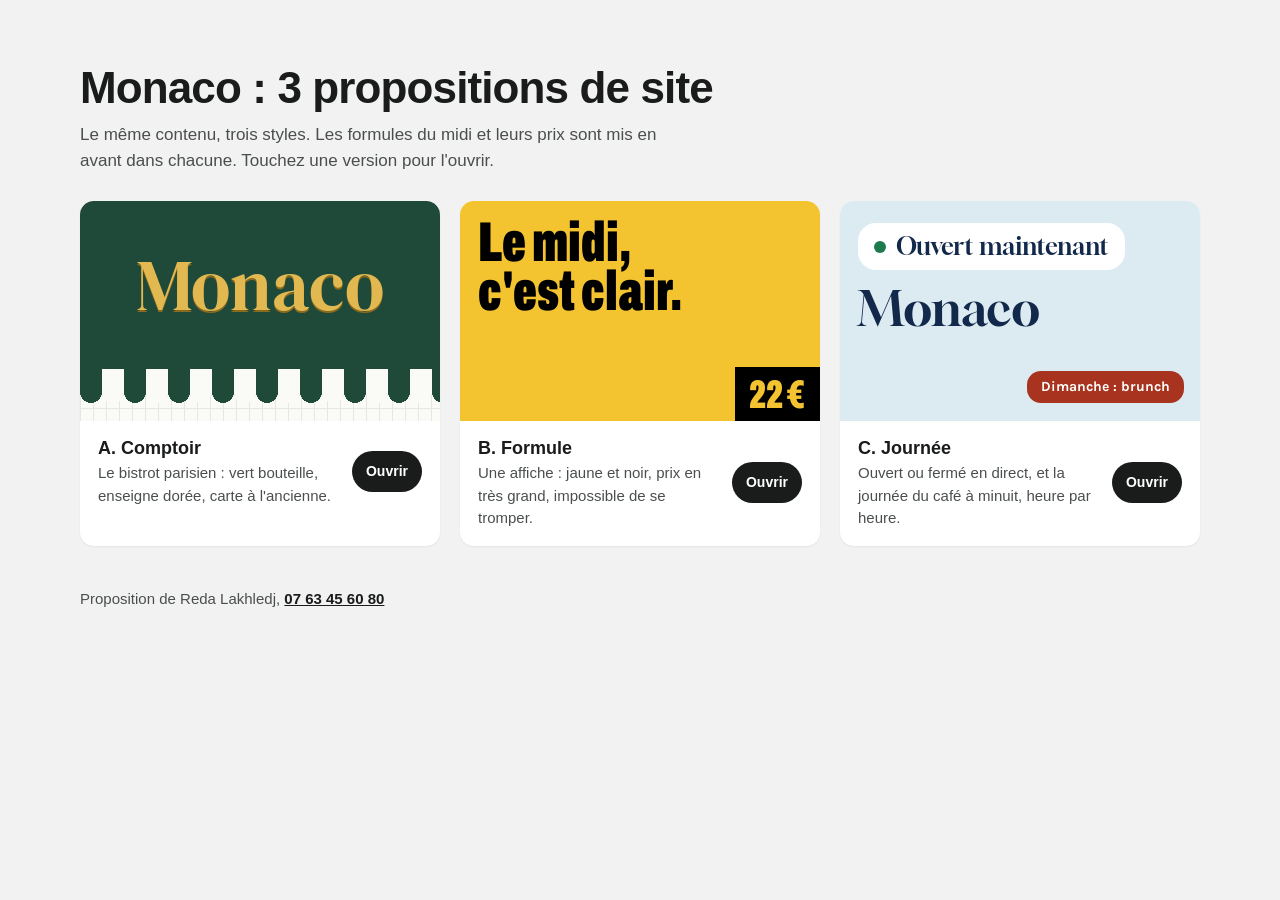
<file: index.html>
<!doctype html>
<html lang="fr">
<head>
  <meta charset="utf-8">
  <meta name="viewport" content="width=device-width, initial-scale=1, viewport-fit=cover">
  <title>Monaco : 3 propositions de site</title>
  <meta name="description" content="Trois propositions de site vitrine pour le Monaco, café-bar-bistrot au 2 rue Vulpian, Paris 13e.">
  <meta name="theme-color" content="#ffffff">

  <!-- Aperçu du lien (SMS, WhatsApp…) -->
  <meta property="og:type" content="website">
  <meta property="og:locale" content="fr_FR">
  <meta property="og:site_name" content="Monaco">
  <meta property="og:title" content="Monaco : 3 propositions de site">
  <meta property="og:description" content="Trois directions pour le site du Monaco. Choisissez celle qui vous ressemble.">

  <link rel="icon" href="data:image/svg+xml,%3Csvg xmlns='http://www.w3.org/2000/svg' viewBox='0 0 32 32'%3E%3Crect width='32' height='32' rx='6' fill='%231F4A3A'/%3E%3Ctext x='16' y='23' font-family='Georgia,serif' font-size='20' text-anchor='middle' fill='%23E2B850'%3EM%3C/text%3E%3C/svg%3E">

  <!-- Les polices des 3 versions, pour que les aperçus soient fidèles -->
  <link rel="preconnect" href="https://fonts.googleapis.com">
  <link rel="preconnect" href="https://fonts.gstatic.com" crossorigin>
  <link rel="stylesheet" href="https://fonts.googleapis.com/css2?family=Archivo:wdth,wght@62..125,500..900&family=DM+Serif+Display&family=Gloock&family=Karla:wght@400;700&family=Work+Sans:wght@400;600&display=swap">

  <link rel="stylesheet" href="commun/commun.css">
  <style>
    /* Page d'accueil de la démo : sobre, pour laisser parler les 3 aperçus */
    body {
      background: #F1F2F1;
      color: #1A1C1B;
      font: 400 1rem/1.5 -apple-system, BlinkMacSystemFont, "Segoe UI", Roboto, sans-serif;
      padding-bottom: env(safe-area-inset-bottom, 0px);
    }

    .page {
      max-width: 72rem;
      margin: 0 auto;
      padding: calc(32px + env(safe-area-inset-top, 0px)) 16px 40px;
    }

    .intro h1 {
      font-size: clamp(1.75rem, 7vw, 2.75rem);
      line-height: 1.1;
      letter-spacing: -0.02em;
    }

    .intro p {
      max-width: 34em;
      margin-top: 10px;
      font-size: 1.0625rem;
      color: #4A4F4D;
    }

    .cartes {
      display: grid;
      gap: 16px;
      margin-top: 28px;
    }

    /* Une carte = tout un lien (grande zone tactile) */
    .choix {
      display: block;
      overflow: hidden;
      border-radius: 14px;
      background: #fff;
      color: inherit;
      text-decoration: none;
      box-shadow: 0 1px 2px rgba(0, 0, 0, 0.06);
      transition: transform 0.15s ease;
    }
    .choix:active {
      transform: scale(0.985);
    }

    .choix-texte {
      display: flex;
      align-items: center;
      justify-content: space-between;
      gap: 12px;
      padding: 14px 18px 16px;
    }

    .choix-nom {
      font-size: 1.125rem;
      font-weight: 700;
    }

    .choix-desc {
      font-size: 0.9375rem;
      color: #4A4F4D;
    }

    .choix-ouvrir {
      flex: none;
      padding: 10px 14px;
      border-radius: 999px;
      background: #1A1C1B;
      color: #fff;
      font-size: 0.875rem;
      font-weight: 700;
    }

    /* ---- Aperçus : chaque bandeau reprend couleurs et typo de sa version ---- */
    .apercu {
      height: 190px;
      position: relative;
      overflow: hidden;
    }

    /* A : Comptoir */
    .apercu-a {
      display: flex;
      flex-direction: column;
      background: #1F4A3A;
    }
    .apercu-a .enseigne {
      flex: 1;
      display: grid;
      place-items: center;
      font: 400 4.5rem/1 "DM Serif Display", Georgia, serif;
      color: #E2B850;
      text-shadow: 0 2px 0 #8A6A1F;
    }
    .apercu-a .store {
      height: 34px;
      background: repeating-linear-gradient(90deg, #1F4A3A 0 22px, #FAFAF7 22px 44px);
      -webkit-mask:
        linear-gradient(#000 0 0) top / 100% 23px no-repeat,
        radial-gradient(11px at 11px 23px, #000 98%, transparent) 0 0 / 22px 34px repeat-x;
      mask:
        linear-gradient(#000 0 0) top / 100% 23px no-repeat,
        radial-gradient(11px at 11px 23px, #000 98%, transparent) 0 0 / 22px 34px repeat-x;
      background-color: transparent;
    }
    .apercu-a .sol {
      height: 52px;
      background-color: #FAFAF7;
      background-image:
        linear-gradient(#E4E7E6 1px, transparent 1px),
        linear-gradient(90deg, #E4E7E6 1px, transparent 1px);
      background-size: 13px 13px;
    }

    /* B : Formule */
    .apercu-b {
      padding: 18px 18px 0;
      background: #F4C430;
      color: #000;
    }
    .apercu-b .gros {
      font-family: "Archivo", "Arial Narrow", sans-serif;
      font-weight: 900;
      font-stretch: 62%;
      font-size: 3.5rem;
      line-height: 0.86;
    }
    .apercu-b .prix {
      position: absolute;
      right: 0;
      bottom: 0;
      padding: 8px 14px 6px;
      background: #000;
      color: #F4C430;
      font-family: "Archivo", sans-serif;
      font-weight: 900;
      font-stretch: 62%;
      font-size: 2.5rem;
      line-height: 1;
    }

    /* C : Journée */
    .apercu-c {
      padding: 22px 18px;
      background: #DCEBF2;
      color: #13294B;
    }
    .apercu-c .badge {
      display: inline-flex;
      align-items: center;
      gap: 10px;
      padding: 10px 16px;
      border-radius: 18px;
      background: #fff;
      font: 400 1.5rem/1.1 "Gloock", Georgia, serif;
    }
    .apercu-c .badge::before {
      content: "";
      width: 12px;
      height: 12px;
      border-radius: 50%;
      background: #1E7A4C;
    }
    .apercu-c .badge[data-etat="ferme"]::before {
      background: #A8341F;
    }
    .apercu-c .nom {
      margin-top: 14px;
      font: 400 3rem/1 "Gloock", Georgia, serif;
    }
    .apercu-c .brunch {
      position: absolute;
      right: 16px;
      bottom: 18px;
      padding: 8px 14px;
      border-radius: 14px;
      background: #A8341F;
      color: #fff;
      font: 700 0.875rem/1.2 "Karla", sans-serif;
    }

    .pied {
      margin-top: 32px;
      font-size: 0.9375rem;
      color: #4A4F4D;
    }
    .pied a {
      display: inline-block;
      padding: 10px 0;
      color: #1A1C1B;
      font-weight: 700;
    }

    @media (min-width: 900px) {
      .page {
        padding-top: 64px;
      }
      .cartes {
        grid-template-columns: repeat(3, 1fr);
        gap: 20px;
      }
      .apercu {
        height: 220px;
      }
    }
  </style>
  <script src="commun/script.js" defer></script>
</head>
<body>
  <main class="page">
    <header class="intro">
      <h1>Monaco : 3 propositions de site</h1>
      <p>Le même contenu, trois styles. Les formules du midi et leurs prix sont mis en avant dans chacune. Touchez une version pour l'ouvrir.</p>
    </header>

    <div class="cartes">
      <a class="choix" href="a/index.html">
        <div class="apercu apercu-a" aria-hidden="true">
          <div class="enseigne">Monaco</div>
          <div class="sol"><div class="store"></div></div>
        </div>
        <div class="choix-texte">
          <div>
            <h2 class="choix-nom">A. Comptoir</h2>
            <p class="choix-desc">Le bistrot parisien : vert bouteille, enseigne dorée, carte à l'ancienne.</p>
          </div>
          <span class="choix-ouvrir">Ouvrir</span>
        </div>
      </a>

      <a class="choix" href="b/index.html">
        <div class="apercu apercu-b" aria-hidden="true">
          <div class="gros">Le midi,<br>c'est clair.</div>
          <div class="prix" data-prix="trois">22 €</div>
        </div>
        <div class="choix-texte">
          <div>
            <h2 class="choix-nom">B. Formule</h2>
            <p class="choix-desc">Une affiche : jaune et noir, prix en très grand, impossible de se tromper.</p>
          </div>
          <span class="choix-ouvrir">Ouvrir</span>
        </div>
      </a>

      <a class="choix" href="c/index.html">
        <div class="apercu apercu-c" aria-hidden="true">
          <div class="badge" data-statut><span data-statut-texte>Ouvert maintenant</span></div>
          <div class="nom">Monaco</div>
          <div class="brunch">Dimanche : brunch</div>
        </div>
        <div class="choix-texte">
          <div>
            <h2 class="choix-nom">C. Journée</h2>
            <p class="choix-desc">Ouvert ou fermé en direct, et la journée du café à minuit, heure par heure.</p>
          </div>
          <span class="choix-ouvrir">Ouvrir</span>
        </div>
      </a>
    </div>

    <footer class="pied">
      <p data-proposition>Proposition de Reda Lakhledj</p>
    </footer>
  </main>
</body>
</html>
</file>
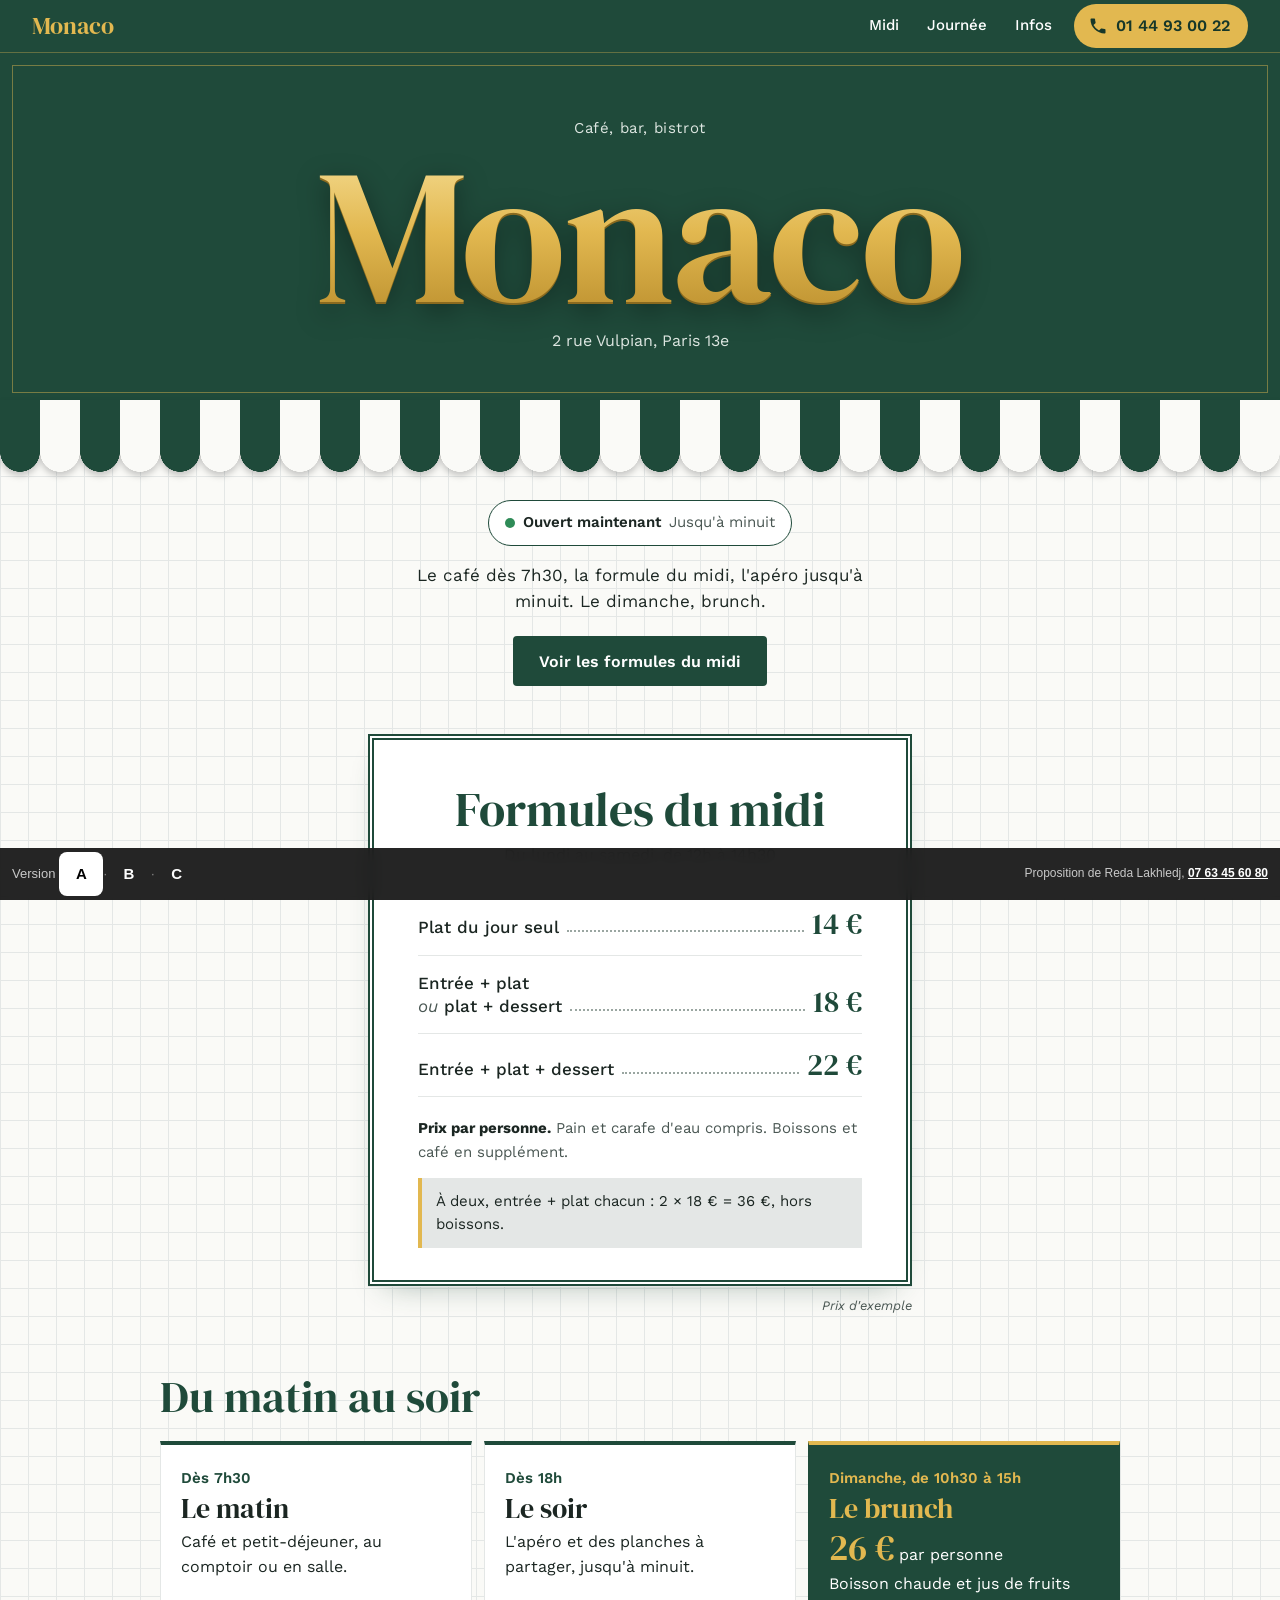
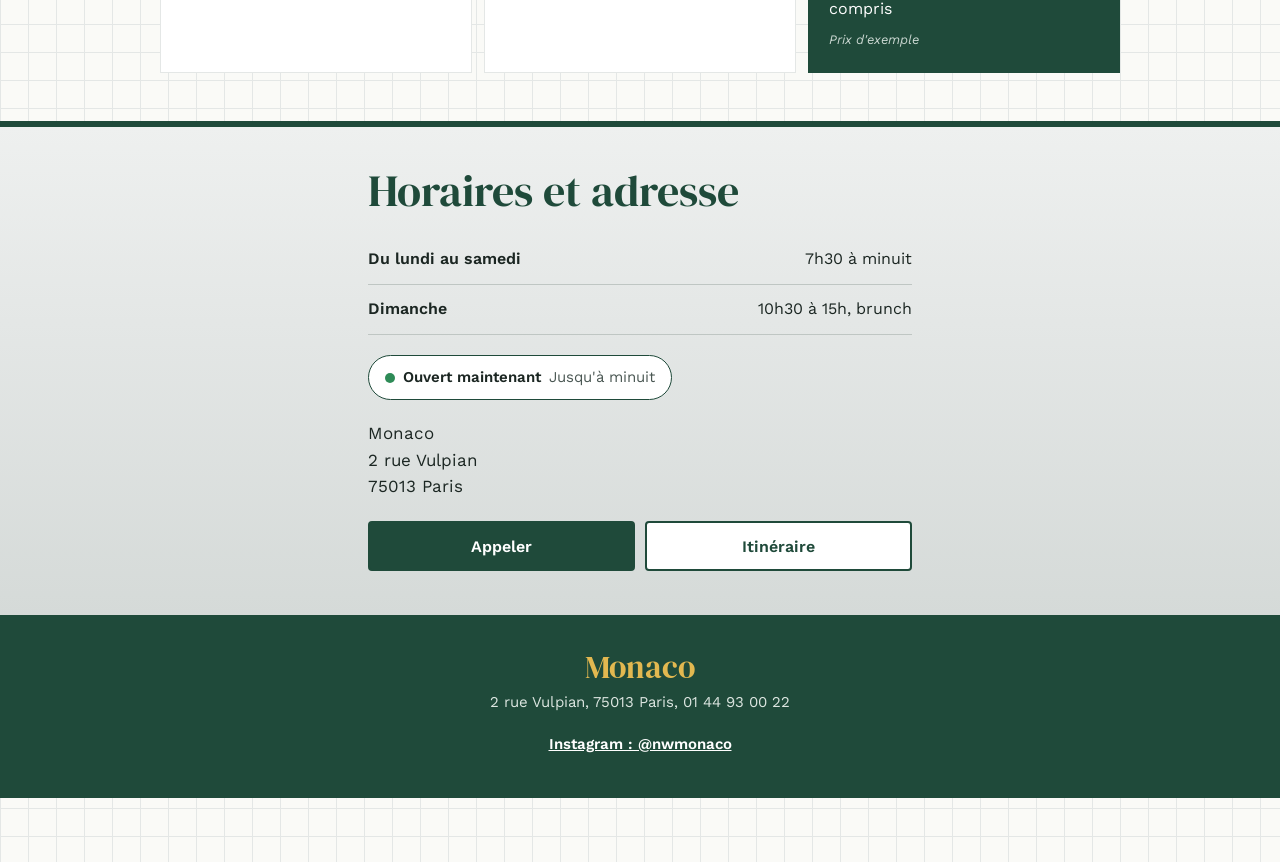
<file: a/index.html>
<!doctype html>
<html lang="fr">
<head>
  <meta charset="utf-8">
  <meta name="viewport" content="width=device-width, initial-scale=1, viewport-fit=cover">
  <title>Monaco, café-bar-bistrot à Paris 13e (version Comptoir)</title>
  <meta name="description" content="Monaco, café-bar-bistrot au 2 rue Vulpian, Paris 13e. Formules du midi claires, ouvert du lundi au samedi de 7h30 à minuit, brunch le dimanche.">
  <meta name="theme-color" content="#1F4A3A">

  <!-- Aperçu du lien (SMS, WhatsApp…) -->
  <meta property="og:type" content="website">
  <meta property="og:locale" content="fr_FR">
  <meta property="og:site_name" content="Monaco">
  <meta property="og:title" content="Monaco, version A : Comptoir">
  <meta property="og:description" content="Café-bar-bistrot rue Vulpian, Paris 13e. Les formules du midi et leurs prix, en un coup d'œil.">

  <link rel="icon" href="data:image/svg+xml,%3Csvg xmlns='http://www.w3.org/2000/svg' viewBox='0 0 32 32'%3E%3Crect width='32' height='32' rx='6' fill='%231F4A3A'/%3E%3Ctext x='16' y='23' font-family='Georgia,serif' font-size='20' text-anchor='middle' fill='%23E2B850'%3EM%3C/text%3E%3C/svg%3E">

  <!-- Polices : DM Serif Display (enseigne) + Work Sans (texte) -->
  <link rel="preconnect" href="https://fonts.googleapis.com">
  <link rel="preconnect" href="https://fonts.gstatic.com" crossorigin>
  <link rel="stylesheet" href="https://fonts.googleapis.com/css2?family=DM+Serif+Display&family=Work+Sans:wght@400;500;600&display=swap">

  <link rel="stylesheet" href="../commun/commun.css">
  <link rel="stylesheet" href="style.css">
  <script src="../commun/script.js" defer></script>
</head>
<body>
  <a class="evitement" href="#midi">Aller aux formules du midi</a>

  <!-- ============ EN-TÊTE ============ -->
  <header class="entete">
    <a class="entete-nom" href="#haut">Monaco</a>
    <nav class="entete-nav" aria-label="Sections de la page">
      <a href="#midi">Midi</a>
      <a href="#journee">Journée</a>
      <a href="#infos">Infos</a>
    </nav>
    <a class="entete-appel" href="tel:+33144930022" aria-label="Appeler le Monaco au 01 44 93 00 22">
      <svg class="icone" viewBox="0 0 24 24" aria-hidden="true"><path fill="currentColor" d="M6.6 10.8a15.1 15.1 0 0 0 6.6 6.6l2.2-2.2c.3-.3.7-.4 1-.2 1.1.4 2.3.6 3.6.6.6 0 1 .4 1 1V20c0 .6-.4 1-1 1A17 17 0 0 1 3 4c0-.6.4-1 1-1h3.5c.6 0 1 .4 1 1 0 1.3.2 2.5.6 3.6.1.3 0 .7-.2 1l-2.3 2.2z"/></svg>
      <span class="entete-appel-texte">01 44 93 00 22</span>
    </a>
  </header>

  <main id="haut">

    <!-- ============ DEVANTURE (hero) ============ -->
    <section class="devanture" aria-labelledby="titre">
      <p class="devanture-genre">Café, bar, bistrot</p>
      <h1 id="titre" class="enseigne">Monaco</h1>
      <p class="devanture-adresse">2 rue Vulpian, Paris 13e</p>
    </section>

    <!-- Le store rayé : purement décoratif (seule animation de la page) -->
    <div class="store-ombre" aria-hidden="true"><div class="store"></div></div>

    <div class="accueil">
      <p class="statut" data-statut>
        <span class="statut-pastille" aria-hidden="true"></span>
        <span class="statut-texte" data-statut-texte>Ouvert du lundi au samedi</span>
        <span class="statut-detail" data-statut-detail>de 7h30 à minuit</span>
      </p>
      <p class="accueil-texte">Le café dès 7h30, la formule du midi, l'apéro jusqu'à minuit. Le dimanche, brunch.</p>
      <a class="bouton" href="#midi">Voir les formules du midi</a>
    </div>

    <!-- ============ FORMULES DU MIDI (bloc n°1) ============ -->
    <section id="midi" class="midi" aria-labelledby="titre-midi">
      <div class="carte">
        <h2 id="titre-midi" class="carte-titre">Formules du midi</h2>
        <p class="carte-quand">
          <span data-texte="midiJours">Du lundi au samedi</span>,
          <span data-texte="midiHoraire">de 12h à 14h30</span>
        </p>

        <ul class="carte-lignes">
          <li class="ligne">
            <span class="ligne-nom">Plat du jour seul</span>
            <span class="ligne-points" aria-hidden="true"></span>
            <span class="ligne-prix" data-prix="plat">14 €</span>
          </li>
          <li class="ligne">
            <span class="ligne-nom">Entrée + plat<br><em>ou</em> plat + dessert</span>
            <span class="ligne-points" aria-hidden="true"></span>
            <span class="ligne-prix" data-prix="deux">18 €</span>
          </li>
          <li class="ligne">
            <span class="ligne-nom">Entrée + plat + dessert</span>
            <span class="ligne-points" aria-hidden="true"></span>
            <span class="ligne-prix" data-prix="trois">22 €</span>
          </li>
        </ul>

        <div class="carte-pied">
          <p><strong>Prix par personne.</strong>
            <span data-texte="midiCompris">Pain et carafe d'eau compris</span>.
            <span data-texte="midiNonCompris">Boissons et café en supplément</span>.
          </p>
          <p class="carte-exemple" data-texte="exemple">À deux, entrée + plat chacun : 2 × 18 € = 36 €, hors boissons.</p>
        </div>
      </div>
      <p class="mention-exemple" data-mention-exemple>Prix d'exemple</p>
    </section>

    <!-- ============ LA JOURNÉE ============ -->
    <section id="journee" class="journee" aria-labelledby="titre-journee">
      <h2 id="titre-journee" class="section-titre">Du matin au soir</h2>
      <div class="journee-grille">
        <article class="moment">
          <p class="moment-heure">Dès <span data-texte="ouverture">7h30</span></p>
          <h3>Le matin</h3>
          <p>Café et petit-déjeuner, au comptoir ou en salle.</p>
        </article>
        <article class="moment">
          <p class="moment-heure">Dès <span data-texte="apero">18h</span></p>
          <h3>Le soir</h3>
          <p>L'apéro et des planches à partager, jusqu'à minuit.</p>
        </article>
        <article class="moment moment-brunch">
          <p class="moment-heure">Dimanche, <span data-texte="brunchHoraire">de 10h30 à 15h</span></p>
          <h3>Le brunch</h3>
          <p class="brunch-prix"><span data-prix="brunch">26 €</span> par personne</p>
          <p data-texte="brunchCompris">Boisson chaude et jus de fruits compris</p>
          <p class="mention-exemple" data-mention-exemple>Prix d'exemple</p>
        </article>
      </div>
    </section>

    <!-- ============ HORAIRES & ADRESSE ============ -->
    <section id="infos" class="infos" aria-labelledby="titre-infos">
      <div class="infos-contenu">
        <h2 id="titre-infos" class="section-titre">Horaires et adresse</h2>
        <dl class="horaires">
          <div>
            <dt>Du lundi au samedi</dt>
            <dd>7h30 à minuit</dd>
          </div>
          <div>
            <dt>Dimanche</dt>
            <dd>10h30 à 15h, brunch</dd>
          </div>
        </dl>
        <p class="statut statut-petit" data-statut>
          <span class="statut-pastille" aria-hidden="true"></span>
          <span class="statut-texte" data-statut-texte></span>
          <span class="statut-detail" data-statut-detail></span>
        </p>
        <address class="adresse">
          Monaco<br>
          2 rue Vulpian<br>
          75013 Paris
        </address>
        <div class="actions">
          <a class="bouton" href="tel:+33144930022">Appeler</a>
          <a class="bouton bouton-contour" href="https://www.google.com/maps/search/?api=1&amp;query=Monaco+2+rue+Vulpian+75013+Paris" target="_blank" rel="noopener">Itinéraire</a>
        </div>
      </div>
    </section>
  </main>

  <footer class="pied">
    <p class="pied-nom">Monaco</p>
    <p>2 rue Vulpian, 75013 Paris, 01 44 93 00 22</p>
    <a class="pied-insta" href="https://www.instagram.com/nwmonaco/" target="_blank" rel="noopener">Instagram : @nwmonaco</a>
  </footer>

  <!-- Barre de démo (à retirer pour le vrai site) -->
  <nav class="demo-barre" aria-label="Changer de version">
    <div class="demo-versions">
      <span class="demo-titre">Version</span>
      <a href="../a/index.html" aria-current="page" aria-label="Version A, Comptoir">A</a>
      <span class="demo-sep" aria-hidden="true">·</span>
      <a href="../b/index.html" aria-label="Version B, Formule">B</a>
      <span class="demo-sep" aria-hidden="true">·</span>
      <a href="../c/index.html" aria-label="Version C, Journée">C</a>
    </div>
    <p class="demo-auteur" data-proposition>Proposition de Reda Lakhledj</p>
  </nav>
</body>
</html>
</file>
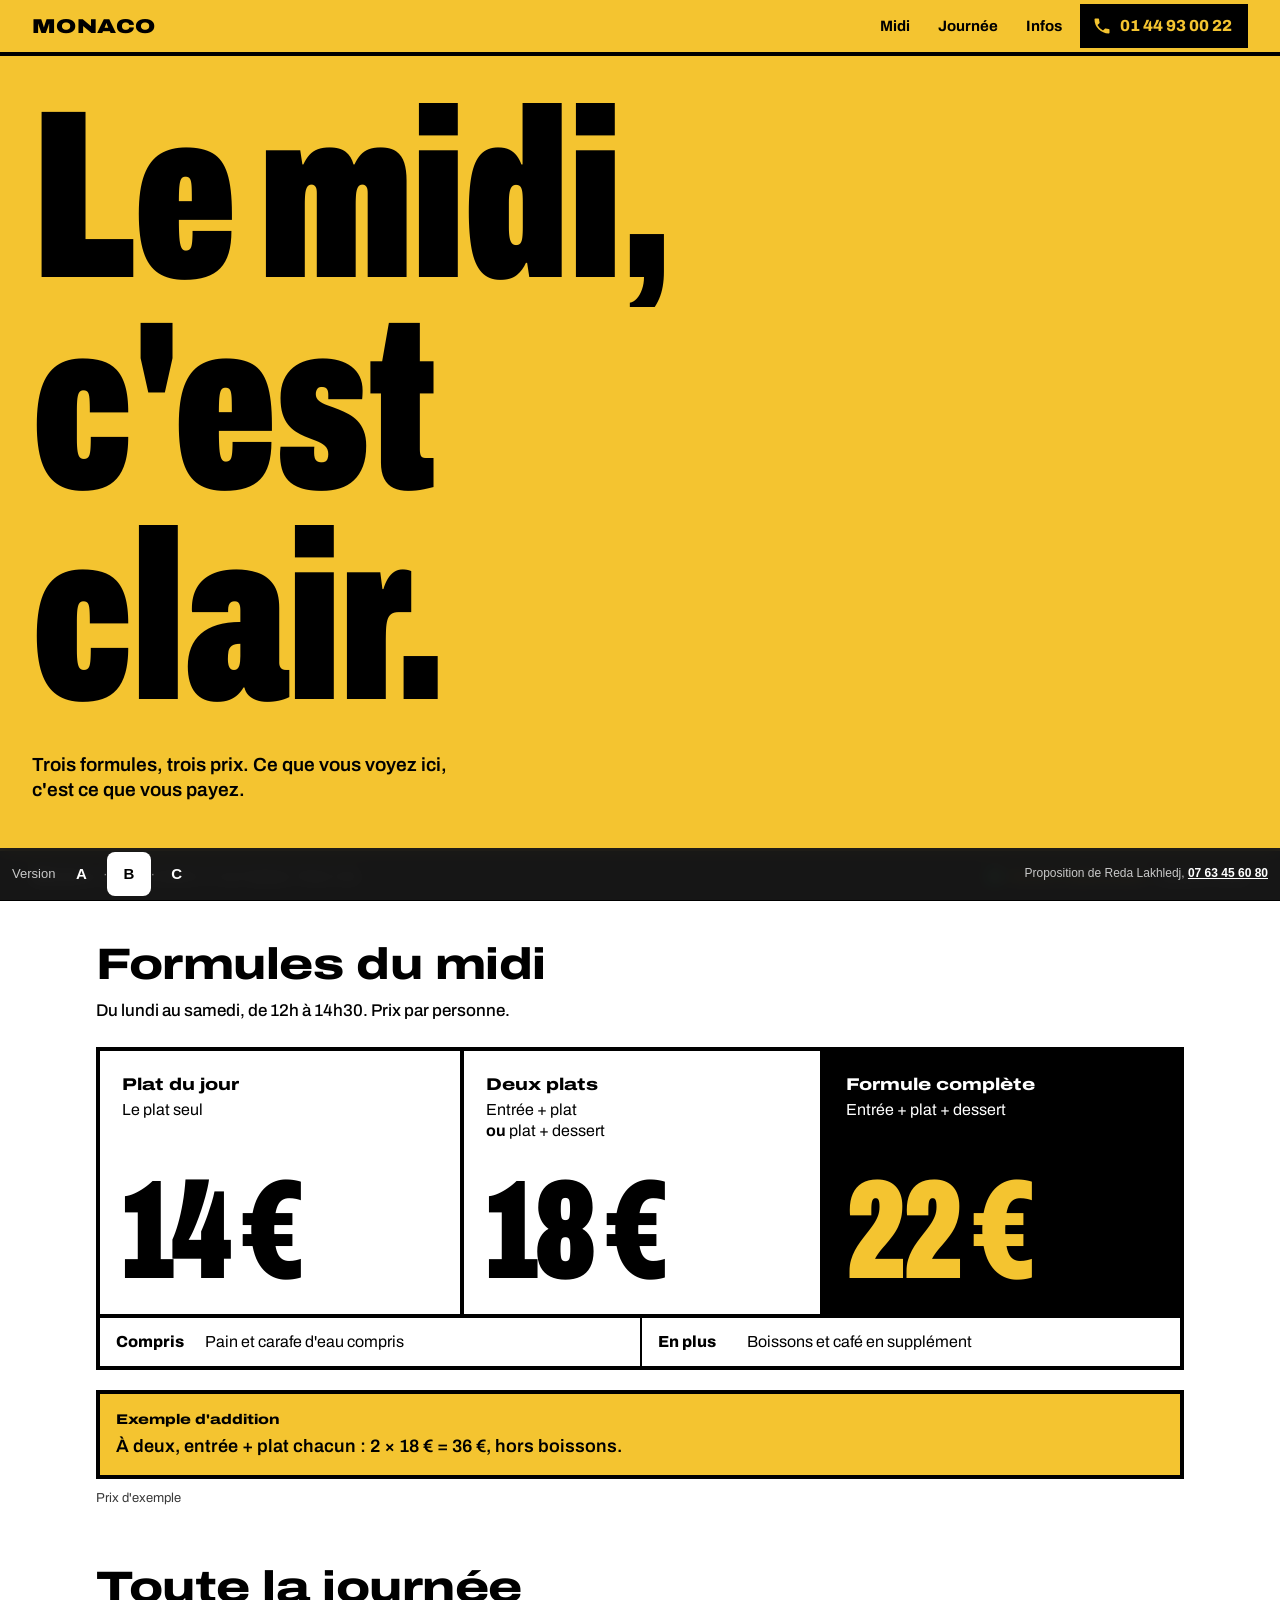
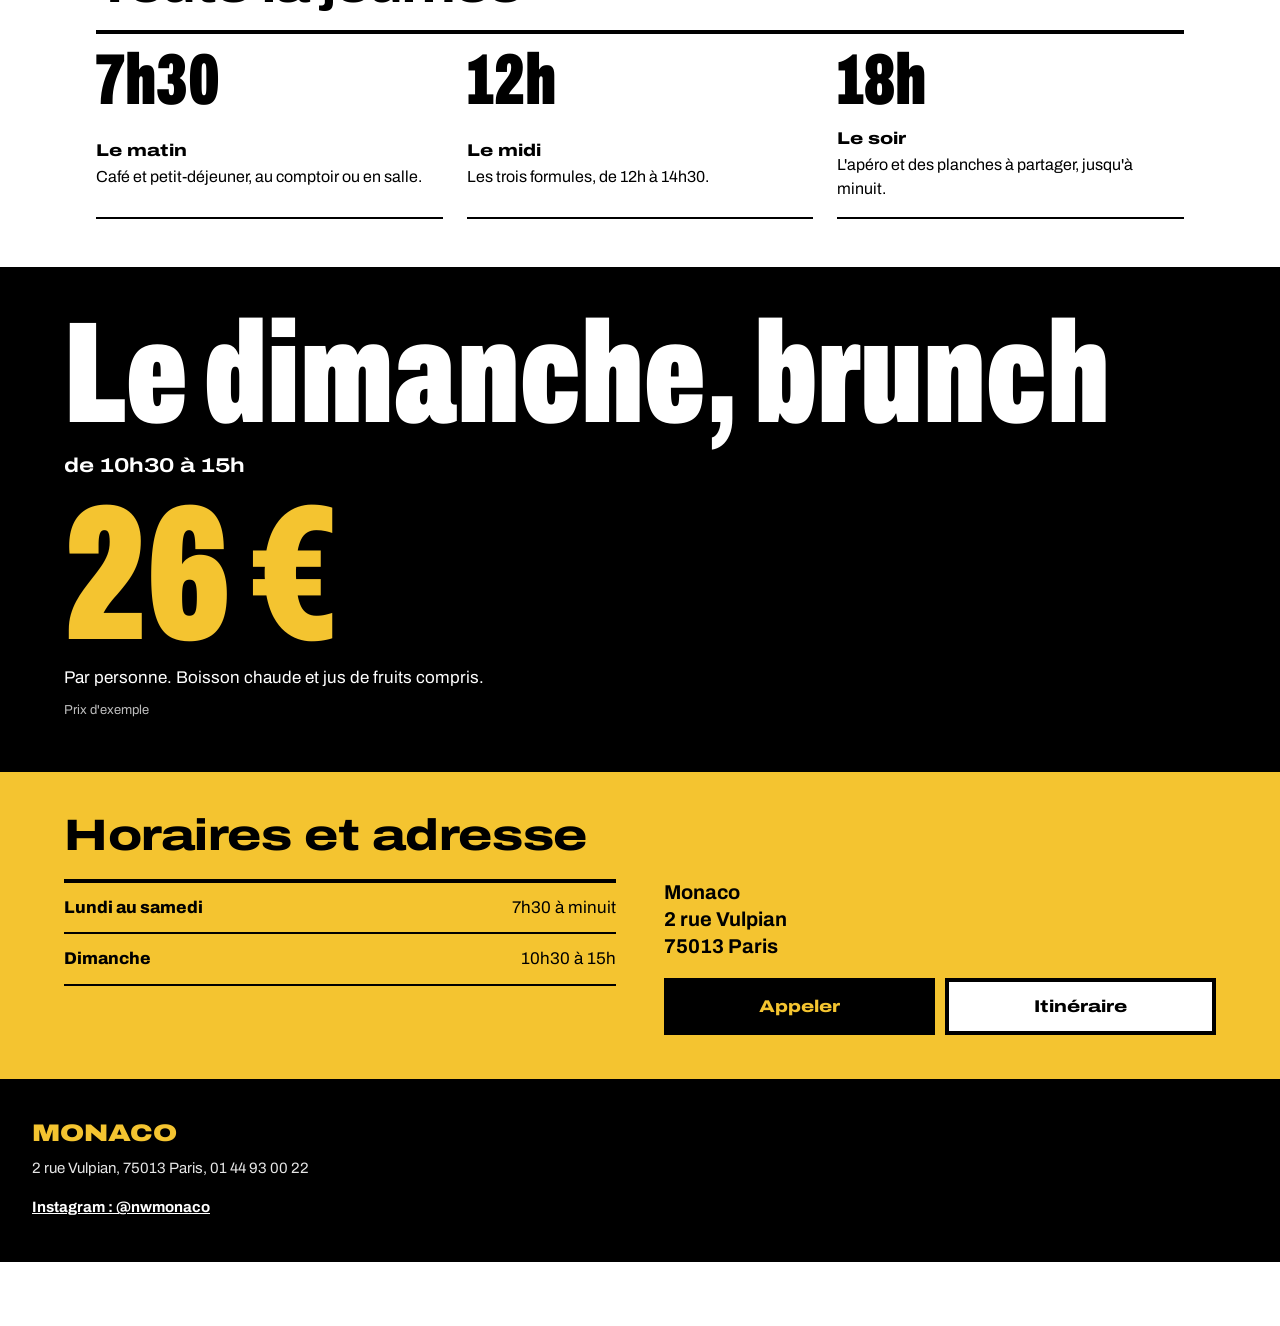
<file: b/index.html>
<!doctype html>
<html lang="fr">
<head>
  <meta charset="utf-8">
  <meta name="viewport" content="width=device-width, initial-scale=1, viewport-fit=cover">
  <title>Monaco, café-bar-bistrot à Paris 13e (version Formule)</title>
  <meta name="description" content="Monaco, 2 rue Vulpian, Paris 13e. Les formules du midi et leurs prix, sans surprise. Ouvert du lundi au samedi de 7h30 à minuit, brunch le dimanche.">
  <meta name="theme-color" content="#F4C430">

  <!-- Aperçu du lien (SMS, WhatsApp…) -->
  <meta property="og:type" content="website">
  <meta property="og:locale" content="fr_FR">
  <meta property="og:site_name" content="Monaco">
  <meta property="og:title" content="Monaco, version B : Formule">
  <meta property="og:description" content="Le midi, c'est clair : trois formules, trois prix, rien de caché.">

  <link rel="icon" href="data:image/svg+xml,%3Csvg xmlns='http://www.w3.org/2000/svg' viewBox='0 0 32 32'%3E%3Crect width='32' height='32' fill='%23F4C430'/%3E%3Ctext x='16' y='24' font-family='Arial,sans-serif' font-weight='900' font-size='22' text-anchor='middle' fill='%23000'%3EM%3C/text%3E%3C/svg%3E">

  <!-- Police : Archivo variable (largeur 62 à 125 %, graisse 400 à 900) -->
  <link rel="preconnect" href="https://fonts.googleapis.com">
  <link rel="preconnect" href="https://fonts.gstatic.com" crossorigin>
  <link rel="stylesheet" href="https://fonts.googleapis.com/css2?family=Archivo:wdth,wght@62..125,400..900&display=swap">

  <link rel="stylesheet" href="../commun/commun.css">
  <link rel="stylesheet" href="style.css">
  <script src="../commun/script.js" defer></script>
</head>
<body>
  <a class="evitement" href="#midi">Aller aux formules du midi</a>

  <!-- ============ EN-TÊTE ============ -->
  <header class="entete">
    <a class="entete-nom" href="#haut">Monaco</a>
    <nav class="entete-nav" aria-label="Sections de la page">
      <a href="#midi">Midi</a>
      <a href="#journee">Journée</a>
      <a href="#infos">Infos</a>
    </nav>
    <a class="entete-appel" href="tel:+33144930022" aria-label="Appeler le Monaco au 01 44 93 00 22">
      <svg class="icone" viewBox="0 0 24 24" aria-hidden="true"><path fill="currentColor" d="M6.6 10.8a15.1 15.1 0 0 0 6.6 6.6l2.2-2.2c.3-.3.7-.4 1-.2 1.1.4 2.3.6 3.6.6.6 0 1 .4 1 1V20c0 .6-.4 1-1 1A17 17 0 0 1 3 4c0-.6.4-1 1-1h3.5c.6 0 1 .4 1 1 0 1.3.2 2.5.6 3.6.1.3 0 .7-.2 1l-2.3 2.2z"/></svg>
      <span class="entete-appel-texte">01 44 93 00 22</span>
    </a>
  </header>

  <main id="haut">

    <!-- ============ AFFICHE (hero) ============ -->
    <section class="affiche" aria-labelledby="titre">
      <h1 id="titre" class="affiche-titre">
        <!-- Chaque ligne monte depuis un cache : la seule animation -->
        <span class="ligne"><span>Le midi,</span></span>
        <span class="ligne"><span>c'est</span></span>
        <span class="ligne"><span>clair.</span></span>
      </h1>
      <p class="affiche-texte">Trois formules, trois prix. Ce que vous voyez ici, c'est ce que vous payez.</p>
    </section>

    <div class="bandeau">
      <p class="bandeau-lieu"><strong>Monaco</strong>, café-bar-bistrot. 2 rue Vulpian, Paris 13e</p>
      <p class="statut" data-statut>
        <span class="statut-pastille" aria-hidden="true"></span>
        <span class="statut-texte" data-statut-texte>Lun. au sam.</span>
        <span class="statut-detail" data-statut-detail>7h30 à minuit</span>
      </p>
    </div>

    <!-- ============ FORMULES DU MIDI (bloc n°1) ============ -->
    <section id="midi" class="midi" aria-labelledby="titre-midi">
      <div class="midi-tete">
        <h2 id="titre-midi" class="titre-large">Formules du midi</h2>
        <p class="midi-quand">
          <span data-texte="midiJours">Du lundi au samedi</span>,
          <span data-texte="midiHoraire">de 12h à 14h30</span>.
          Prix par personne.
        </p>
      </div>

      <ul class="formules">
        <li class="formule">
          <h3 class="formule-nom">Plat du jour</h3>
          <p class="formule-compo">Le plat seul</p>
          <p class="formule-prix" data-prix="plat">14 €</p>
        </li>
        <li class="formule">
          <h3 class="formule-nom">Deux plats</h3>
          <p class="formule-compo">Entrée + plat<br><strong>ou</strong> plat + dessert</p>
          <p class="formule-prix" data-prix="deux">18 €</p>
        </li>
        <li class="formule formule-complete">
          <h3 class="formule-nom">Formule complète</h3>
          <p class="formule-compo">Entrée + plat + dessert</p>
          <p class="formule-prix" data-prix="trois">22 €</p>
        </li>
      </ul>

      <dl class="compris">
        <div>
          <dt>Compris</dt>
          <dd data-texte="midiCompris">Pain et carafe d'eau compris</dd>
        </div>
        <div>
          <dt>En plus</dt>
          <dd data-texte="midiNonCompris">Boissons et café en supplément</dd>
        </div>
      </dl>

      <p class="exemple">
        <span class="exemple-etiquette">Exemple d'addition</span>
        <span data-texte="exemple">À deux, entrée + plat chacun : 2 × 18 € = 36 €, hors boissons.</span>
      </p>
      <p class="mention-exemple" data-mention-exemple>Prix d'exemple</p>
    </section>

    <!-- ============ LA JOURNÉE ============ -->
    <section id="journee" class="journee" aria-labelledby="titre-journee">
      <h2 id="titre-journee" class="titre-large">Toute la journée</h2>
      <ol class="horaire-liste">
        <li>
          <p class="heure" data-texte="ouverture">7h30</p>
          <div>
            <h3>Le matin</h3>
            <p>Café et petit-déjeuner, au comptoir ou en salle.</p>
          </div>
        </li>
        <li>
          <p class="heure" data-texte="midiDebut">12h</p>
          <div>
            <h3>Le midi</h3>
            <p>Les trois formules, <span data-texte="midiHoraire">de 12h à 14h30</span>.</p>
          </div>
        </li>
        <li>
          <p class="heure" data-texte="apero">18h</p>
          <div>
            <h3>Le soir</h3>
            <p>L'apéro et des planches à partager, jusqu'à minuit.</p>
          </div>
        </li>
      </ol>
    </section>

    <!-- ============ BRUNCH DU DIMANCHE (en noir) ============ -->
    <section class="brunch" aria-labelledby="titre-brunch">
      <h2 id="titre-brunch" class="brunch-titre">Le dimanche, brunch</h2>
      <p class="brunch-quand"><span data-texte="brunchHoraire">de 10h30 à 15h</span></p>
      <p class="brunch-prix"><span data-prix="brunch">26 €</span></p>
      <p class="brunch-detail">Par personne. <span data-texte="brunchCompris">Boisson chaude et jus de fruits compris</span>.</p>
      <p class="mention-exemple" data-mention-exemple>Prix d'exemple</p>
    </section>

    <!-- ============ HORAIRES & ADRESSE ============ -->
    <section id="infos" class="infos" aria-labelledby="titre-infos">
      <h2 id="titre-infos" class="titre-large">Horaires et adresse</h2>
      <div class="infos-grille">
        <dl class="horaires">
          <div>
            <dt>Lundi au samedi</dt>
            <dd>7h30 à minuit</dd>
          </div>
          <div>
            <dt>Dimanche</dt>
            <dd>10h30 à 15h</dd>
          </div>
        </dl>
        <div>
          <address class="adresse">
            Monaco<br>
            2 rue Vulpian<br>
            75013 Paris
          </address>
          <div class="actions">
            <a class="bouton" href="tel:+33144930022">Appeler</a>
            <a class="bouton bouton-blanc" href="https://www.google.com/maps/search/?api=1&amp;query=Monaco+2+rue+Vulpian+75013+Paris" target="_blank" rel="noopener">Itinéraire</a>
          </div>
        </div>
      </div>
    </section>
  </main>

  <footer class="pied">
    <p class="pied-nom">Monaco</p>
    <p>2 rue Vulpian, 75013 Paris, 01 44 93 00 22</p>
    <a class="pied-insta" href="https://www.instagram.com/nwmonaco/" target="_blank" rel="noopener">Instagram : @nwmonaco</a>
  </footer>

  <!-- Barre de démo (à retirer pour le vrai site) -->
  <nav class="demo-barre" aria-label="Changer de version">
    <div class="demo-versions">
      <span class="demo-titre">Version</span>
      <a href="../a/index.html" aria-label="Version A, Comptoir">A</a>
      <span class="demo-sep" aria-hidden="true">·</span>
      <a href="../b/index.html" aria-current="page" aria-label="Version B, Formule">B</a>
      <span class="demo-sep" aria-hidden="true">·</span>
      <a href="../c/index.html" aria-label="Version C, Journée">C</a>
    </div>
    <p class="demo-auteur" data-proposition>Proposition de Reda Lakhledj</p>
  </nav>
</body>
</html>
</file>
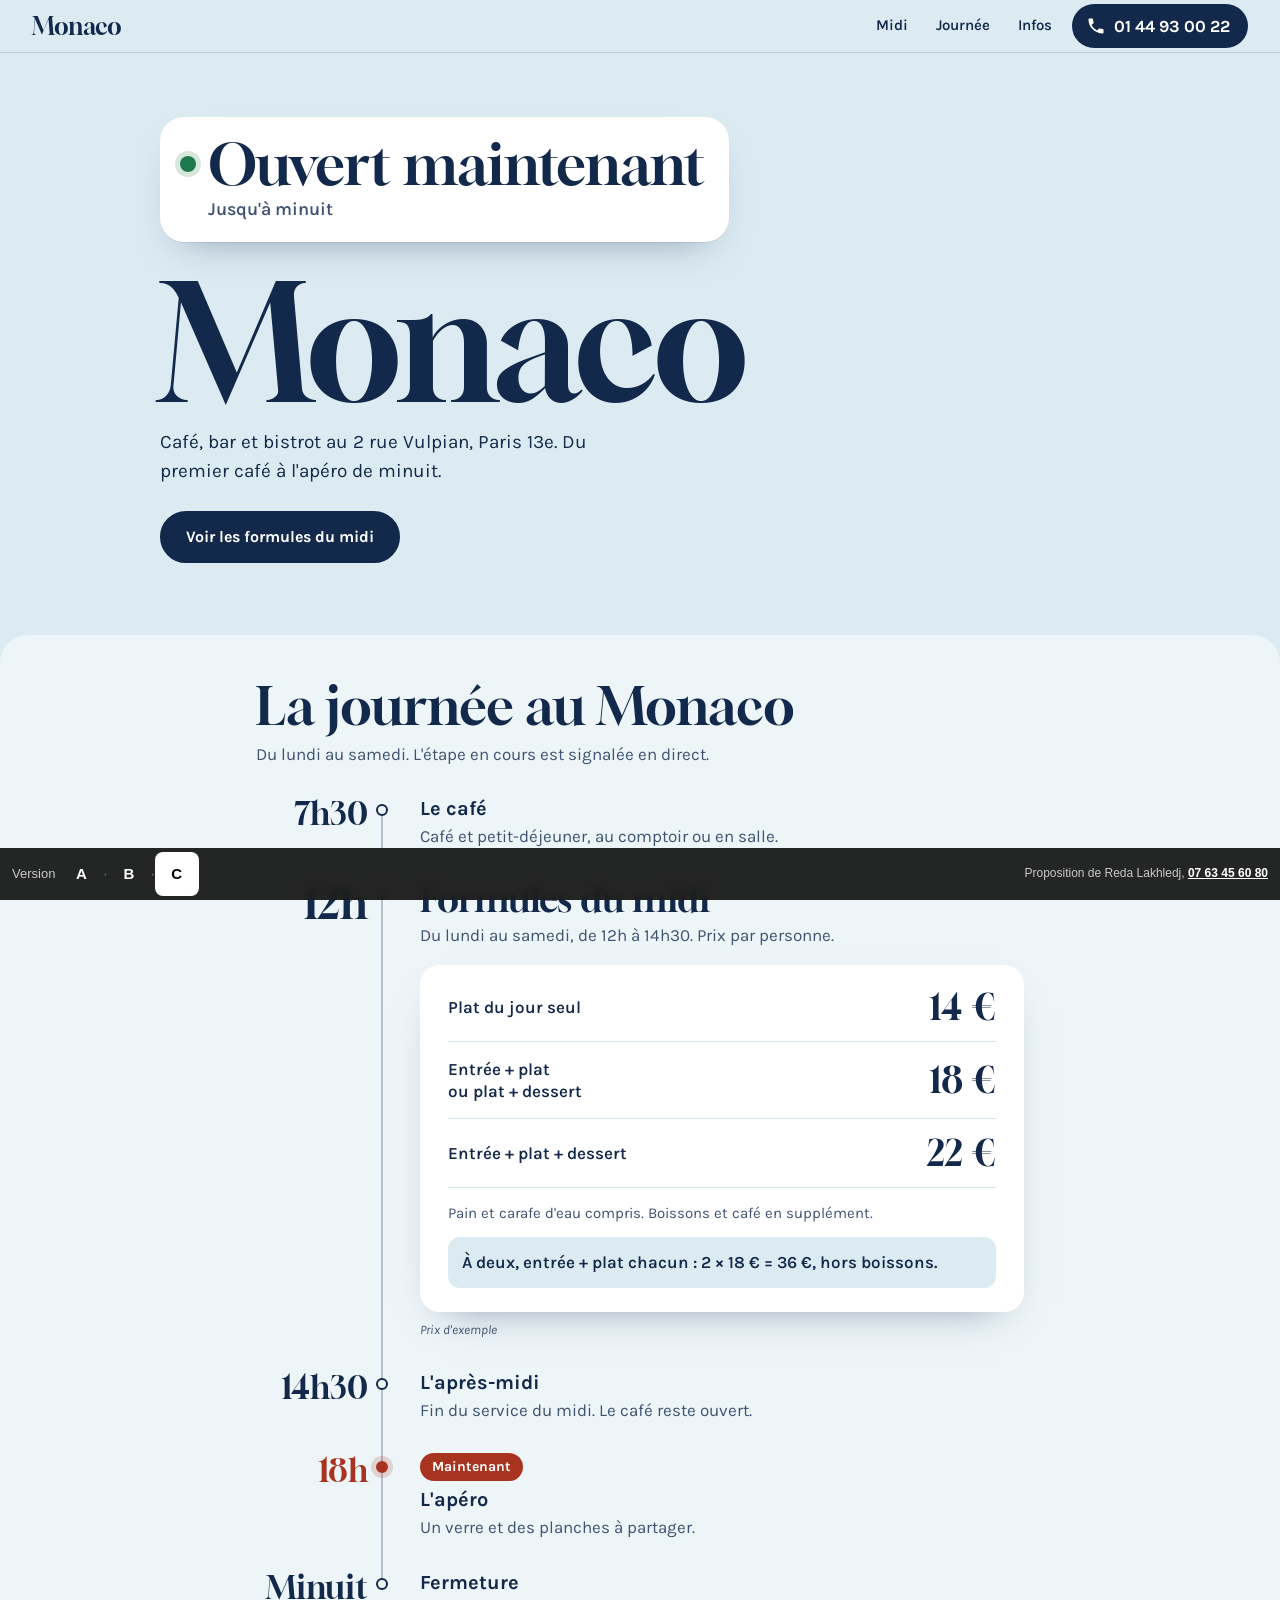
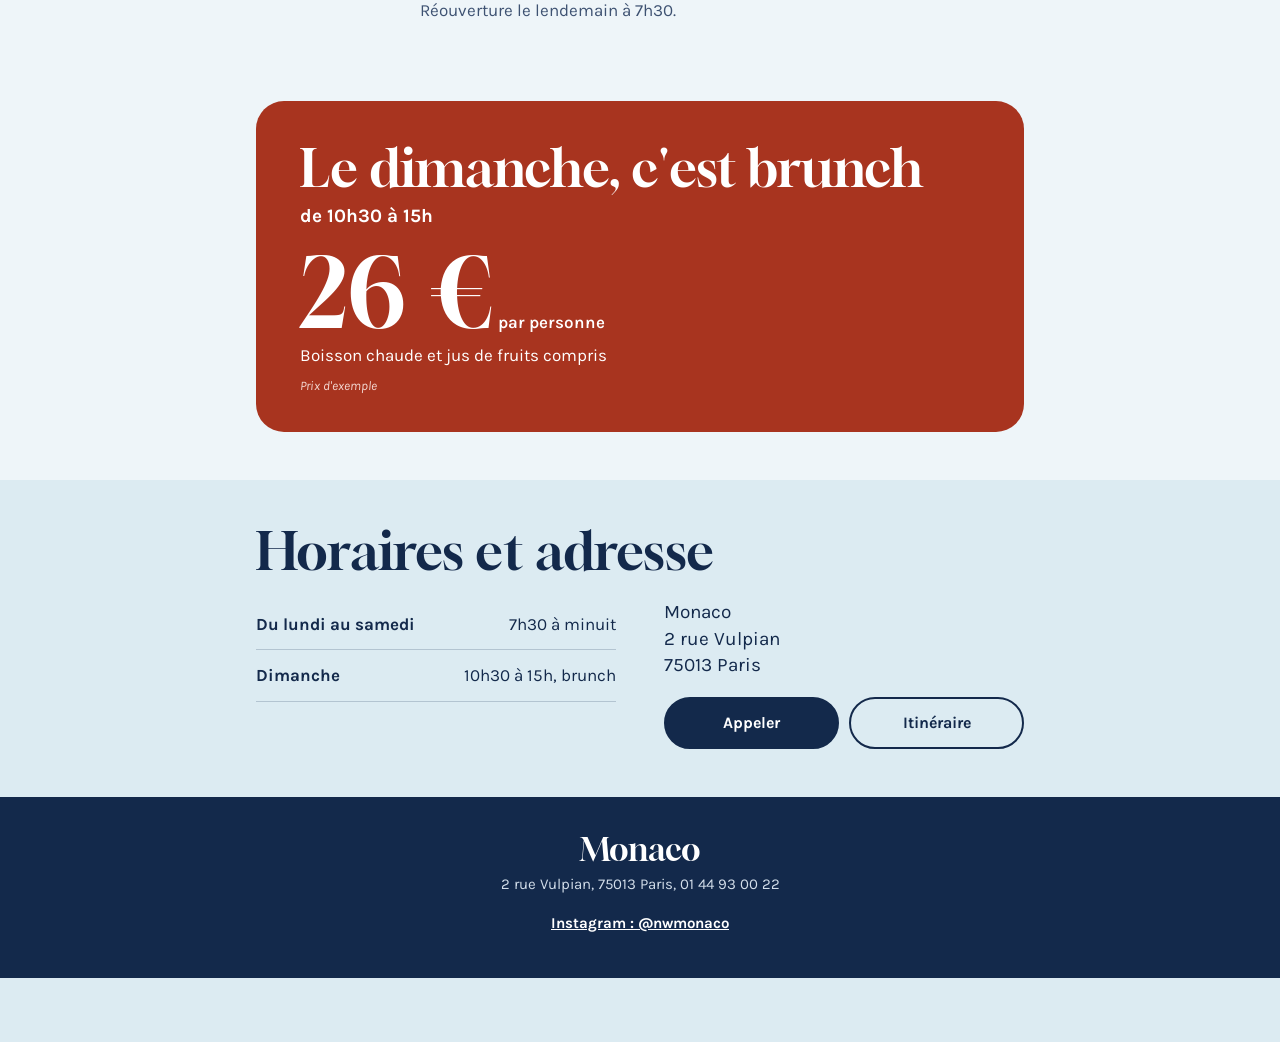
<file: c/index.html>
<!doctype html>
<html lang="fr">
<head>
  <meta charset="utf-8">
  <meta name="viewport" content="width=device-width, initial-scale=1, viewport-fit=cover">
  <title>Monaco, café-bar-bistrot à Paris 13e (version Journée)</title>
  <meta name="description" content="Monaco, 2 rue Vulpian, Paris 13e. Ouvert maintenant ? Le café dès 7h30, les formules du midi, l'apéro jusqu'à minuit, brunch le dimanche.">
  <meta name="theme-color" content="#DCEBF2">

  <!-- Aperçu du lien (SMS, WhatsApp…) -->
  <meta property="og:type" content="website">
  <meta property="og:locale" content="fr_FR">
  <meta property="og:site_name" content="Monaco">
  <meta property="og:title" content="Monaco, version C : Journée">
  <meta property="og:description" content="Du café de 7h30 à l'apéro de minuit : la journée du Monaco, heure par heure.">

  <link rel="icon" href="data:image/svg+xml,%3Csvg xmlns='http://www.w3.org/2000/svg' viewBox='0 0 32 32'%3E%3Crect width='32' height='32' rx='16' fill='%2313294B'/%3E%3Ctext x='16' y='22' font-family='Georgia,serif' font-size='18' text-anchor='middle' fill='%23DCEBF2'%3EM%3C/text%3E%3C/svg%3E">

  <!-- Polices : Gloock (titres) + Karla (texte) -->
  <link rel="preconnect" href="https://fonts.googleapis.com">
  <link rel="preconnect" href="https://fonts.gstatic.com" crossorigin>
  <link rel="stylesheet" href="https://fonts.googleapis.com/css2?family=Gloock&family=Karla:wght@400;600;700&display=swap">

  <link rel="stylesheet" href="../commun/commun.css">
  <link rel="stylesheet" href="style.css">
  <script src="../commun/script.js" defer></script>
</head>
<body>
  <a class="evitement" href="#midi">Aller aux formules du midi</a>

  <!-- ============ EN-TÊTE ============ -->
  <header class="entete">
    <a class="entete-nom" href="#haut">Monaco</a>
    <nav class="entete-nav" aria-label="Sections de la page">
      <a href="#midi">Midi</a>
      <a href="#journee">Journée</a>
      <a href="#infos">Infos</a>
    </nav>
    <a class="entete-appel" href="tel:+33144930022" aria-label="Appeler le Monaco au 01 44 93 00 22">
      <svg class="icone" viewBox="0 0 24 24" aria-hidden="true"><path fill="currentColor" d="M6.6 10.8a15.1 15.1 0 0 0 6.6 6.6l2.2-2.2c.3-.3.7-.4 1-.2 1.1.4 2.3.6 3.6.6.6 0 1 .4 1 1V20c0 .6-.4 1-1 1A17 17 0 0 1 3 4c0-.6.4-1 1-1h3.5c.6 0 1 .4 1 1 0 1.3.2 2.5.6 3.6.1.3 0 .7-.2 1l-2.3 2.2z"/></svg>
      <span class="entete-appel-texte">01 44 93 00 22</span>
    </a>
  </header>

  <main id="haut">

    <!-- ============ HERO : le statut en direct ============ -->
    <section class="hero" aria-labelledby="titre">
      <!-- Le badge en grand, mis à jour chaque minute par script.js -->
      <p class="badge" data-statut>
        <span class="badge-ligne">
          <span class="badge-pastille" aria-hidden="true"></span>
          <span class="badge-texte" data-statut-texte>Ouvert tous les jours</span>
        </span>
        <span class="badge-detail" data-statut-detail>Du lundi au samedi jusqu'à minuit</span>
      </p>
      <h1 id="titre" class="hero-titre">Monaco</h1>
      <p class="hero-texte">Café, bar et bistrot au 2 rue Vulpian, Paris 13e. Du premier café à l'apéro de minuit.</p>
      <a class="bouton" href="#midi">Voir les formules du midi</a>
    </section>

    <!-- ============ FRISE DE LA JOURNÉE ============ -->
    <section id="journee" class="journee" aria-labelledby="titre-journee">
      <h2 id="titre-journee" class="section-titre">La journée au Monaco</h2>
      <p class="journee-sous">Du lundi au samedi. L'étape en cours est signalée en direct.</p>

      <ol class="frise">
        <li class="etape" data-periode="matin">
          <p class="etape-heure" data-texte="ouverture">7h30</p>
          <div class="etape-corps">
            <span class="maintenant">Maintenant</span>
            <h3>Le café</h3>
            <p>Café et petit-déjeuner, au comptoir ou en salle.</p>
          </div>
        </li>

        <!-- L'étape la plus importante : les formules du midi -->
        <li class="etape etape-midi" data-periode="midi" id="midi">
          <p class="etape-heure" data-texte="midiDebut">12h</p>
          <div class="etape-corps">
            <span class="maintenant">Maintenant</span>
            <h3>Formules du midi</h3>
            <p><span data-texte="midiJours">Du lundi au samedi</span>, <span data-texte="midiHoraire">de 12h à 14h30</span>. Prix par personne.</p>

            <div class="formules">
              <ul>
                <li class="formule">
                  <span class="formule-nom">Plat du jour seul</span>
                  <span class="formule-prix" data-prix="plat">14 €</span>
                </li>
                <li class="formule">
                  <span class="formule-nom">Entrée + plat<br>ou plat + dessert</span>
                  <span class="formule-prix" data-prix="deux">18 €</span>
                </li>
                <li class="formule">
                  <span class="formule-nom">Entrée + plat + dessert</span>
                  <span class="formule-prix" data-prix="trois">22 €</span>
                </li>
              </ul>
              <p class="formules-note">
                <span data-texte="midiCompris">Pain et carafe d'eau compris</span>.
                <span data-texte="midiNonCompris">Boissons et café en supplément</span>.
              </p>
              <p class="formules-exemple" data-texte="exemple">À deux, entrée + plat chacun : 2 × 18 € = 36 €, hors boissons.</p>
            </div>
            <p class="mention-exemple" data-mention-exemple>Prix d'exemple</p>
          </div>
        </li>

        <li class="etape" data-periode="apresmidi">
          <p class="etape-heure" data-texte="midiFin">14h30</p>
          <div class="etape-corps">
            <span class="maintenant">Maintenant</span>
            <h3>L'après-midi</h3>
            <p>Fin du service du midi. Le café reste ouvert.</p>
          </div>
        </li>

        <li class="etape" data-periode="soir">
          <p class="etape-heure" data-texte="apero">18h</p>
          <div class="etape-corps">
            <span class="maintenant">Maintenant</span>
            <h3>L'apéro</h3>
            <p>Un verre et des planches à partager.</p>
          </div>
        </li>

        <li class="etape etape-fin">
          <p class="etape-heure">Minuit</p>
          <div class="etape-corps">
            <h3>Fermeture</h3>
            <p>Réouverture le lendemain à <span data-texte="ouverture">7h30</span>.</p>
          </div>
        </li>
      </ol>
    </section>

    <!-- ============ BRUNCH DU DIMANCHE ============ -->
    <section class="brunch-zone" aria-labelledby="titre-brunch">
      <div class="brunch" data-periode="brunch">
        <span class="maintenant">Maintenant</span>
        <h2 id="titre-brunch" class="brunch-titre">Le dimanche, c'est brunch</h2>
        <p class="brunch-quand"><span data-texte="brunchHoraire">de 10h30 à 15h</span></p>
        <p class="brunch-prix"><span data-prix="brunch">26 €</span> <span class="brunch-unite">par personne</span></p>
        <p data-texte="brunchCompris">Boisson chaude et jus de fruits compris</p>
        <p class="mention-exemple" data-mention-exemple>Prix d'exemple</p>
      </div>
    </section>

    <!-- ============ HORAIRES & ADRESSE ============ -->
    <section id="infos" class="infos" aria-labelledby="titre-infos">
      <h2 id="titre-infos" class="section-titre">Horaires et adresse</h2>
      <div class="infos-grille">
        <dl class="horaires">
          <div>
            <dt>Du lundi au samedi</dt>
            <dd>7h30 à minuit</dd>
          </div>
          <div>
            <dt>Dimanche</dt>
            <dd>10h30 à 15h, brunch</dd>
          </div>
        </dl>
        <div>
          <address class="adresse">
            Monaco<br>
            2 rue Vulpian<br>
            75013 Paris
          </address>
          <div class="actions">
            <a class="bouton" href="tel:+33144930022">Appeler</a>
            <a class="bouton bouton-clair" href="https://www.google.com/maps/search/?api=1&amp;query=Monaco+2+rue+Vulpian+75013+Paris" target="_blank" rel="noopener">Itinéraire</a>
          </div>
        </div>
      </div>
    </section>
  </main>

  <footer class="pied">
    <p class="pied-nom">Monaco</p>
    <p>2 rue Vulpian, 75013 Paris, 01 44 93 00 22</p>
    <a class="pied-insta" href="https://www.instagram.com/nwmonaco/" target="_blank" rel="noopener">Instagram : @nwmonaco</a>
  </footer>

  <!-- Barre de démo (à retirer pour le vrai site) -->
  <nav class="demo-barre" aria-label="Changer de version">
    <div class="demo-versions">
      <span class="demo-titre">Version</span>
      <a href="../a/index.html" aria-label="Version A, Comptoir">A</a>
      <span class="demo-sep" aria-hidden="true">·</span>
      <a href="../b/index.html" aria-label="Version B, Formule">B</a>
      <span class="demo-sep" aria-hidden="true">·</span>
      <a href="../c/index.html" aria-current="page" aria-label="Version C, Journée">C</a>
    </div>
    <p class="demo-auteur" data-proposition>Proposition de Reda Lakhledj</p>
  </nav>
</body>
</html>
</file>
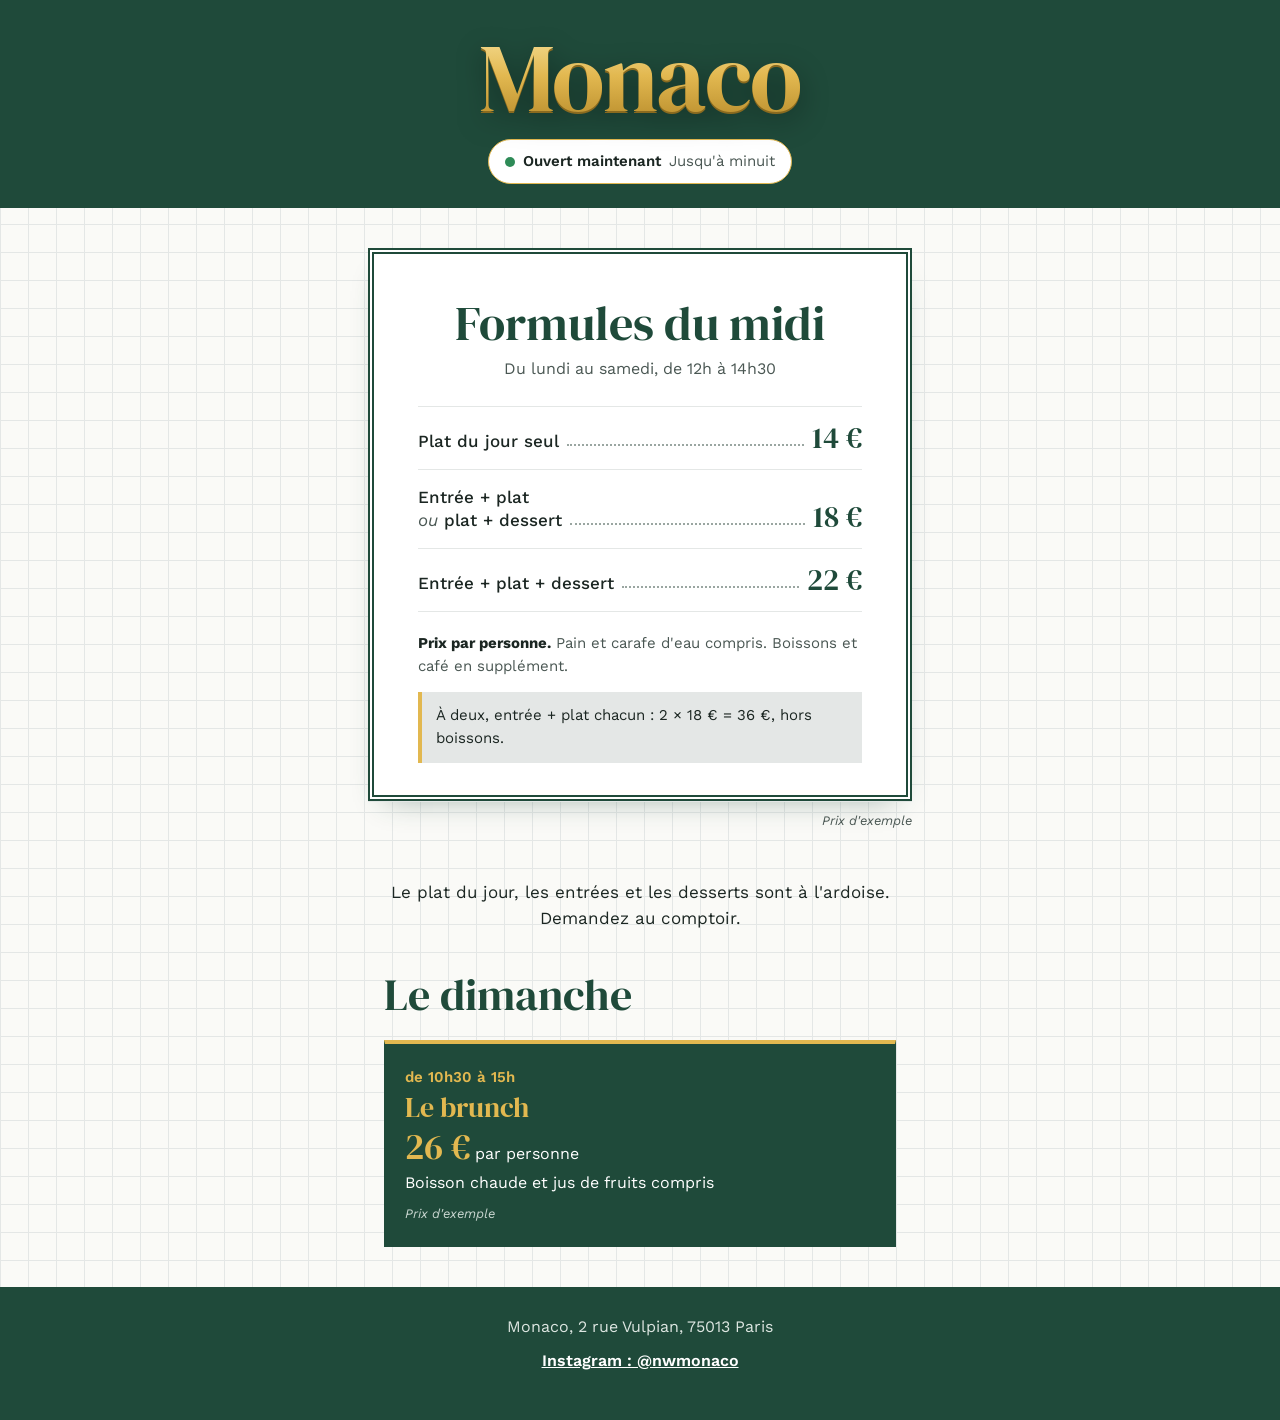
<file: menu/index.html>
<!doctype html>
<html lang="fr">
<head>
  <meta charset="utf-8">
  <meta name="viewport" content="width=device-width, initial-scale=1, viewport-fit=cover">
  <title>La carte du Monaco</title>
  <meta name="description" content="La carte du Monaco, 2 rue Vulpian, Paris 13e : formules du midi et brunch du dimanche, avec les prix.">
  <meta name="theme-color" content="#1F4A3A">

  <meta property="og:type" content="website">
  <meta property="og:locale" content="fr_FR">
  <meta property="og:site_name" content="Monaco">
  <meta property="og:title" content="La carte du Monaco">
  <meta property="og:description" content="Formules du midi et brunch du dimanche, avec les prix.">

  <link rel="icon" href="data:image/svg+xml,%3Csvg xmlns='http://www.w3.org/2000/svg' viewBox='0 0 32 32'%3E%3Crect width='32' height='32' rx='6' fill='%231F4A3A'/%3E%3Ctext x='16' y='23' font-family='Georgia,serif' font-size='20' text-anchor='middle' fill='%23E2B850'%3EM%3C/text%3E%3C/svg%3E">

  <link rel="preconnect" href="https://fonts.googleapis.com">
  <link rel="preconnect" href="https://fonts.gstatic.com" crossorigin>
  <link rel="stylesheet" href="https://fonts.googleapis.com/css2?family=DM+Serif+Display&family=Work+Sans:wght@400;500;600&display=swap">

  <!-- Page "carte à table" (QR code) : elle reprend le style de la version A -->
  <link rel="stylesheet" href="../commun/commun.css">
  <link rel="stylesheet" href="../a/style.css">
  <style>
    /* Pas de barre de démo ici : c'est la page que verront les clients */
    body { padding-bottom: env(safe-area-inset-bottom, 0px); }

    .menu-tete {
      padding: calc(28px + env(safe-area-inset-top, 0px)) 16px 24px;
      background: var(--vert);
      text-align: center;
    }
    .menu-tete .enseigne { font-size: clamp(3.5rem, 18vw, 6rem); }
    .menu-tete .statut { margin-top: 14px; border-color: var(--or); }

    .ardoise {
      max-width: 34rem;
      margin: 0 auto;
      padding: 0 16px 8px;
      text-align: center;
      font-size: 1.0625rem;
    }

    .menu-brunch {
      max-width: 34rem;
      margin: 0 auto;
      padding: 0 16px 40px;
    }

    .menu-pied {
      padding: 28px 16px 36px;
      background: var(--vert);
      color: #DDE6E1;
      text-align: center;
    }
    .menu-pied a {
      display: inline-flex;
      align-items: center;
      min-height: 44px;
      color: #fff;
      font-weight: 600;
    }
  </style>
  <script src="../commun/script.js" defer></script>
</head>
<body>
  <header class="menu-tete">
    <h1 class="enseigne">Monaco</h1>
    <p class="statut statut-petit" data-statut>
      <span class="statut-pastille" aria-hidden="true"></span>
      <span class="statut-texte" data-statut-texte></span>
      <span class="statut-detail" data-statut-detail></span>
    </p>
  </header>

  <main>
    <!-- Formules du midi : même bloc que la version A -->
    <section id="midi" class="midi" aria-labelledby="titre-midi">
      <div class="carte">
        <h2 id="titre-midi" class="carte-titre">Formules du midi</h2>
        <p class="carte-quand">
          <span data-texte="midiJours">Du lundi au samedi</span>,
          <span data-texte="midiHoraire">de 12h à 14h30</span>
        </p>

        <ul class="carte-lignes">
          <li class="ligne">
            <span class="ligne-nom">Plat du jour seul</span>
            <span class="ligne-points" aria-hidden="true"></span>
            <span class="ligne-prix" data-prix="plat">14 €</span>
          </li>
          <li class="ligne">
            <span class="ligne-nom">Entrée + plat<br><em>ou</em> plat + dessert</span>
            <span class="ligne-points" aria-hidden="true"></span>
            <span class="ligne-prix" data-prix="deux">18 €</span>
          </li>
          <li class="ligne">
            <span class="ligne-nom">Entrée + plat + dessert</span>
            <span class="ligne-points" aria-hidden="true"></span>
            <span class="ligne-prix" data-prix="trois">22 €</span>
          </li>
        </ul>

        <div class="carte-pied">
          <p><strong>Prix par personne.</strong>
            <span data-texte="midiCompris">Pain et carafe d'eau compris</span>.
            <span data-texte="midiNonCompris">Boissons et café en supplément</span>.
          </p>
          <p class="carte-exemple" data-texte="exemple">À deux, entrée + plat chacun : 2 × 18 € = 36 €, hors boissons.</p>
        </div>
      </div>
      <p class="mention-exemple" data-mention-exemple>Prix d'exemple</p>
    </section>

    <p class="ardoise">Le plat du jour, les entrées et les desserts sont à l'ardoise.<br>Demandez au comptoir.</p>

    <section class="menu-brunch" aria-labelledby="titre-brunch">
      <h2 id="titre-brunch" class="section-titre" style="margin-top:32px">Le dimanche</h2>
      <article class="moment moment-brunch">
        <p class="moment-heure"><span data-texte="brunchHoraire">de 10h30 à 15h</span></p>
        <h3>Le brunch</h3>
        <p class="brunch-prix"><span data-prix="brunch">26 €</span> par personne</p>
        <p data-texte="brunchCompris">Boisson chaude et jus de fruits compris</p>
        <p class="mention-exemple" data-mention-exemple>Prix d'exemple</p>
      </article>
    </section>
  </main>

  <footer class="menu-pied">
    <p>Monaco, 2 rue Vulpian, 75013 Paris</p>
    <a href="https://www.instagram.com/nwmonaco/" target="_blank" rel="noopener">Instagram : @nwmonaco</a>
  </footer>
</body>
</html>
</file>
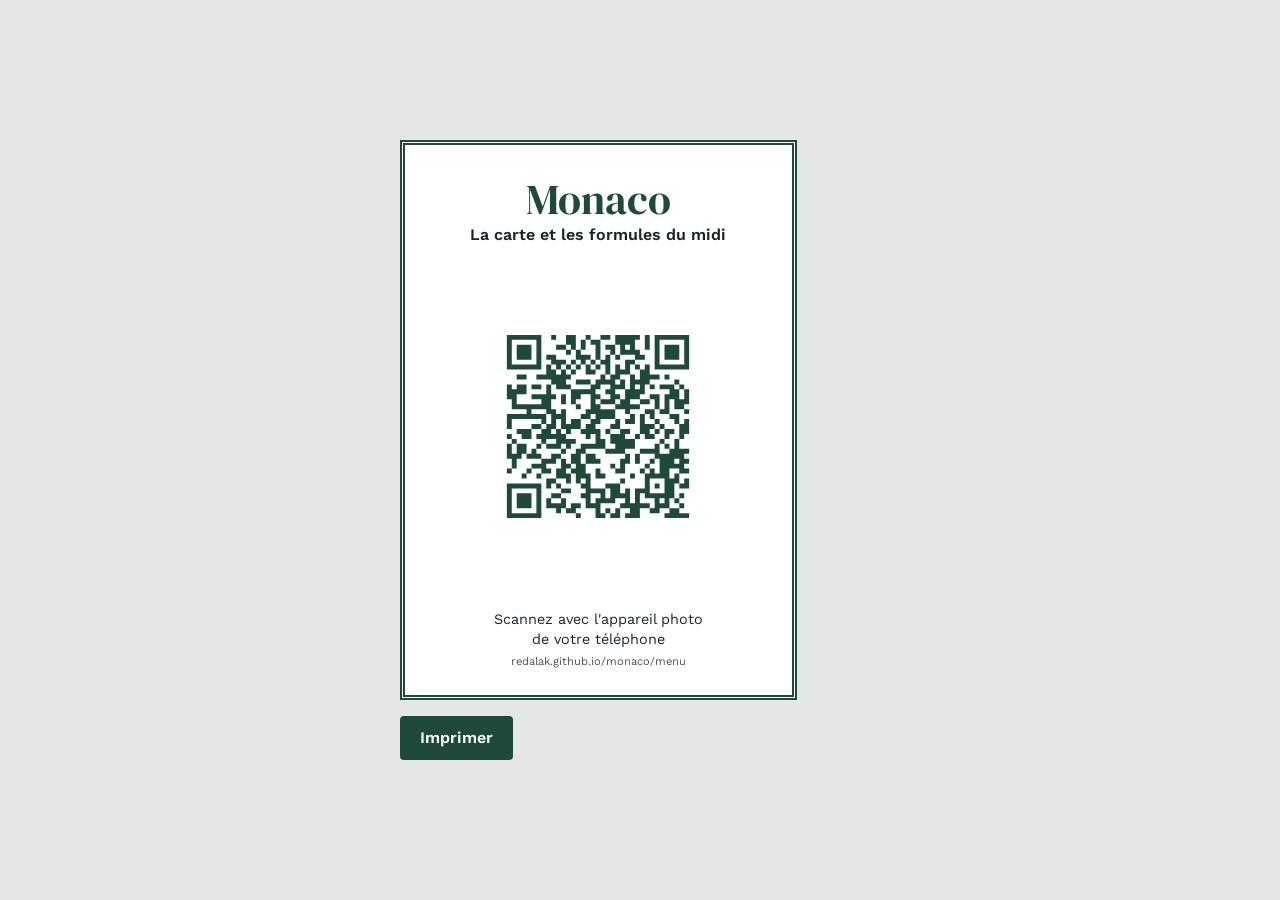
<file: menu/chevalet.html>
<!doctype html>
<html lang="fr">
<head>
  <meta charset="utf-8">
  <meta name="viewport" content="width=device-width, initial-scale=1">
  <title>Monaco : QR code de table</title>
  <meta name="robots" content="noindex">
  <link rel="preconnect" href="https://fonts.googleapis.com">
  <link rel="preconnect" href="https://fonts.gstatic.com" crossorigin>
  <link rel="stylesheet" href="https://fonts.googleapis.com/css2?family=DM+Serif+Display&family=Work+Sans:wght@400;600&display=swap">
  <style>
    /* Carte de table à imprimer (format A6 : 10,5 x 14,8 cm) */
    @page { size: A6; margin: 0; }

    * { box-sizing: border-box; }
    body {
      margin: 0;
      min-height: 100vh;
      display: grid;
      place-items: center;
      padding: 16px;
      background: #E4E7E6;
      font-family: "Work Sans", -apple-system, sans-serif;
      color: #1B2622;
    }

    .chevalet {
      width: min(105mm, 100%);
      aspect-ratio: 105 / 148;
      display: flex;
      flex-direction: column;
      align-items: center;
      justify-content: space-between;
      padding: 9mm 8mm 7mm;
      background: #fff;
      border: 5px double #1F4A3A;
      text-align: center;
    }

    .nom {
      margin: 0;
      font: 400 2.6rem/1 "DM Serif Display", Georgia, serif;
      color: #1F4A3A;
    }
    .sous-titre {
      margin: 4px 0 0;
      font-size: 1rem;
      font-weight: 600;
    }

    .qr {
      width: 62%;
      height: auto;
    }

    .consigne {
      margin: 0;
      font-size: 0.9rem;
      line-height: 1.4;
    }
    .adresse {
      margin: 6px 0 0;
      font-size: 0.7rem;
      color: #4A5753;
    }

    .imprimer {
      margin-top: 16px;
      min-height: 44px;
      padding: 10px 20px;
      border: 0;
      border-radius: 4px;
      background: #1F4A3A;
      color: #fff;
      font: 600 1rem "Work Sans", sans-serif;
      cursor: pointer;
    }

    @media print {
      body { background: #fff; padding: 0; min-height: 0; }
      .chevalet { width: 105mm; height: 148mm; border-width: 6px; }
      .imprimer { display: none; }
    }
  </style>
</head>
<body>
  <div>
    <div class="chevalet">
      <div>
        <p class="nom">Monaco</p>
        <p class="sous-titre">La carte et les formules du midi</p>
      </div>
      <img class="qr" src="qr-menu.svg" alt="QR code vers la carte du Monaco">
      <div>
        <p class="consigne">Scannez avec l'appareil photo<br>de votre téléphone</p>
        <p class="adresse">redalak.github.io/monaco/menu</p>
      </div>
    </div>
    <button class="imprimer" type="button" onclick="window.print()">Imprimer</button>
  </div>
</body>
</html>
</file>
<file: commun/commun.css>
/* =====================================================================
   CSS COMMUN : base minimale partagée par l'accueil et les 3 versions.
   Chaque version a ensuite son propre style.css pour son identité.
   ===================================================================== */

*,
*::before,
*::after {
  box-sizing: border-box;
}

html {
  -webkit-text-size-adjust: 100%;
  scroll-behavior: smooth;
}

body {
  margin: 0;
  /* Place réservée pour la barre de démo fixée en bas */
  padding-bottom: calc(64px + env(safe-area-inset-bottom, 0px));
  overflow-wrap: break-word;
  -webkit-font-smoothing: antialiased;
}

img,
svg {
  max-width: 100%;
}

h1, h2, h3, p, ul, ol, dl, dd, address {
  margin: 0;
}

ul, ol {
  padding: 0;
  list-style: none;
}

address {
  font-style: normal;
}

/* Les ancres ne passent pas sous l'en-tête collant */
[id] {
  scroll-margin-top: 80px;
}

/* Focus clavier bien visible (couleur réglable par version) */
:focus-visible {
  outline: 3px solid var(--focus, #005fcc);
  outline-offset: 3px;
}

/* Lien d'évitement : invisible tant qu'on ne tabule pas dessus */
.evitement {
  position: absolute;
  left: 8px;
  top: -100px;
  z-index: 100;
  padding: 12px 16px;
  background: #fff;
  color: #000;
}
.evitement:focus {
  top: 8px;
}

/* Icône téléphone en ligne */
.icone {
  width: 20px;
  height: 20px;
  flex: none;
}

/* Respect du réglage "réduire les animations" du téléphone */
@media (prefers-reduced-motion: reduce) {
  html {
    scroll-behavior: auto;
  }
  *,
  *::before,
  *::after {
    animation-duration: 0.01ms !important;
    animation-delay: 0s !important;
    transition-duration: 0.01ms !important;
  }
}


/* ---------------------------------------------------------------------
   BARRE DE DÉMO (en bas de chaque version)
   Volontairement neutre : elle ne fait pas partie du site du client.
   --------------------------------------------------------------------- */
.demo-barre {
  position: fixed;
  left: 0;
  right: 0;
  bottom: 0;
  z-index: 50;
  display: flex;
  align-items: center;
  justify-content: space-between;
  gap: 8px;
  padding: 4px 12px calc(4px + env(safe-area-inset-bottom, 0px));
  background: rgba(24, 24, 24, 0.94);
  color: #fff;
  font: 13px/1.3 -apple-system, BlinkMacSystemFont, "Segoe UI", Roboto, sans-serif;
  -webkit-backdrop-filter: blur(8px);
  backdrop-filter: blur(8px);
}

.demo-versions {
  display: flex;
  align-items: center;
  gap: 0;
}

.demo-versions .demo-titre {
  margin-right: 4px;
  color: #c9c9c9;
}

.demo-versions a {
  display: grid;
  place-items: center;
  min-width: 44px;
  min-height: 44px;
  border-radius: 8px;
  color: #fff;
  font-weight: 700;
  font-size: 15px;
  text-decoration: none;
}

.demo-versions a[aria-current="page"] {
  background: #fff;
  color: #000;
}

.demo-versions .demo-sep {
  color: #8a8a8a;
}

.demo-auteur {
  max-width: 13.5em;
  text-align: right;
  font-size: 12px;
  color: #c9c9c9;
}

.demo-auteur a {
  display: inline-block;
  padding: 4px 0;
  color: #fff;
  font-weight: 600;
  white-space: nowrap;
}

.demo-barre :focus-visible {
  outline-color: #fff;
}

@media (min-width: 640px) {
  .demo-auteur {
    max-width: none;
  }
}
</file>
<file: a/style.css>
/* =====================================================================
   VERSION A : « COMPTOIR »
   Un bistrot parisien : façade vert bouteille, enseigne dorée,
   store rayé, carrelage blanc, comptoir en zinc, carte à pointillés.
   ===================================================================== */

:root {
  --vert: #1F4A3A;      /* façade, boutons */
  --vert-fonce: #163729;
  --or: #E2B850;        /* enseigne */
  --carreau: #FAFAF7;   /* carrelage */
  --joint: #E4E7E6;     /* joints du carrelage = gris zinc */
  --zinc: #E4E7E6;      /* comptoir */
  --texte: #1B2622;     /* texte courant, vert presque noir */
  --texte-doux: #4A5753;
  --focus: #1F4A3A;

  --serif: "DM Serif Display", Georgia, "Times New Roman", serif;
  --sans: "Work Sans", -apple-system, BlinkMacSystemFont, "Segoe UI", Roboto, sans-serif;
  --gouttiere: 16px;
}

body {
  background-color: var(--carreau);
  /* Motif de carreaux : deux dégradés de 1px qui dessinent les joints */
  background-image:
    linear-gradient(var(--joint) 1px, transparent 1px),
    linear-gradient(90deg, var(--joint) 1px, transparent 1px);
  background-size: 28px 28px;
  color: var(--texte);
  font: 400 1rem/1.55 var(--sans);
}

/* ---------------- En-tête ---------------- */
.entete {
  position: sticky;
  top: 0;
  z-index: 20;
  display: flex;
  align-items: center;
  gap: 8px;
  padding: 0 var(--gouttiere);
  padding-top: env(safe-area-inset-top, 0px);
  background: var(--vert);
  color: #fff;
  border-bottom: 1px solid rgba(226, 184, 80, 0.35);
}

.entete-nom {
  font: 1.5rem/1 var(--serif);
  color: var(--or);
  text-decoration: none;
  padding: 10px 0;
  margin-right: auto;
}

.entete-nav {
  display: flex;
}

.entete-nav a {
  display: grid;
  place-items: center;
  min-height: 52px;
  padding: 0 9px;
  color: #fff;
  font-size: 0.9375rem;
  font-weight: 500;
  text-decoration: none;
}

.entete-appel {
  display: flex;
  align-items: center;
  justify-content: center;
  gap: 8px;
  min-width: 44px;
  min-height: 44px;
  border-radius: 999px;
  background: var(--or);
  color: var(--vert-fonce);
  font-weight: 600;
  text-decoration: none;
}

.entete-appel-texte {
  display: none;
}

.entete :focus-visible {
  outline-color: var(--or);
}

/* ---------------- Devanture (hero) ---------------- */
.devanture {
  position: relative;
  padding: 44px var(--gouttiere) 36px;
  background: var(--vert);
  color: #fff;
  text-align: center;
}

/* Filet doré intérieur, comme le cadre peint d'une vitrine */
.devanture::before {
  content: "";
  position: absolute;
  inset: 12px 12px 8px;
  border: 1px solid rgba(226, 184, 80, 0.45);
  pointer-events: none;
}

.devanture-genre {
  font-size: 0.9375rem;
  letter-spacing: 0.04em;
  color: #DDE6E1;
}

/* L'enseigne : très grande, dorée à la feuille */
.enseigne {
  margin: 4px 0 2px;
  font: 400 clamp(5rem, 25vw, 12rem)/0.95 var(--serif);
  letter-spacing: -0.01em;
  color: var(--or);
  text-shadow: 0 2px 0 #9C7724, 0 8px 18px rgba(0, 0, 0, 0.35);
}

/* Effet dorure (dégradé dans les lettres) si le navigateur le permet */
@supports (-webkit-background-clip: text) or (background-clip: text) {
  .enseigne {
    background: linear-gradient(180deg, #F6DE95 0%, #E2B850 48%, #B98D2C 100%);
    -webkit-background-clip: text;
    background-clip: text;
    -webkit-text-fill-color: transparent;
    text-shadow: none;
    filter: drop-shadow(0 2px 0 #8A6A1F) drop-shadow(0 8px 14px rgba(0, 0, 0, 0.35));
  }
}

.devanture-adresse {
  font-size: 1rem;
  color: #DDE6E1;
}

/* ---------------- Store rayé ---------------- */
.store-ombre {
  /* L'ombre est sur le parent car le masque découperait l'ombre */
  filter: drop-shadow(0 4px 3px rgba(0, 0, 0, 0.2));
  margin-top: -1px;
}

.store {
  height: 60px;
  background: repeating-linear-gradient(90deg,
    var(--vert) 0 32px,
    var(--carreau) 32px 64px);
  /* Bas festonné : un demi-cercle par rayure */
  -webkit-mask:
    linear-gradient(#000 0 0) top / 100% 44px no-repeat,
    radial-gradient(16px at 16px 44px, #000 98%, transparent) 0 0 / 32px 60px repeat-x;
  mask:
    linear-gradient(#000 0 0) top / 100% 44px no-repeat,
    radial-gradient(16px at 16px 44px, #000 98%, transparent) 0 0 / 32px 60px repeat-x;
  transform-origin: top;
  animation: store-deroule 0.9s cubic-bezier(0.2, 0.8, 0.2, 1) 0.15s both;
}

/* La seule animation de la version : le store qui se déroule */
@keyframes store-deroule {
  from { transform: scaleY(0); }
  to   { transform: scaleY(1); }
}

/* ---------------- Accueil sous le store ---------------- */
.accueil {
  padding: 28px var(--gouttiere) 8px;
  max-width: 40rem;
  margin: 0 auto;
  text-align: center;
}

.accueil-texte {
  margin: 16px auto 22px;
  max-width: 30em;
  font-size: 1.0625rem;
}

/* Badge ouvert / fermé */
.statut {
  display: inline-flex;
  flex-wrap: wrap;
  align-items: center;
  justify-content: center;
  gap: 4px 8px;
  padding: 10px 16px;
  border: 1px solid var(--vert);
  border-radius: 999px;
  background: #fff;
  font-size: 0.9375rem;
}

.statut-pastille {
  width: 10px;
  height: 10px;
  border-radius: 50%;
  background: #8A9490;
}
.statut[data-etat="ouvert"] .statut-pastille { background: #2E8B57; }
.statut[data-etat="ferme"] .statut-pastille  { background: #B23B2A; }

.statut-texte {
  font-weight: 600;
}

.statut-detail {
  color: var(--texte-doux);
}

.statut-petit {
  margin: 20px 0 0;
}

/* Boutons */
.bouton {
  display: inline-flex;
  align-items: center;
  justify-content: center;
  min-height: 50px;
  padding: 12px 24px;
  border: 2px solid var(--vert);
  border-radius: 4px;
  background: var(--vert);
  color: #fff;
  font: 600 1rem/1.2 var(--sans);
  text-decoration: none;
}

.bouton-contour {
  background: #fff;
  color: var(--vert);
}

/* ---------------- Carte des formules ---------------- */
.midi {
  padding: 40px var(--gouttiere) 48px;
}

.carte {
  max-width: 34rem;
  margin: 0 auto;
  padding: 32px 20px 24px;
  background: #fff;
  border: 6px double var(--vert);
  box-shadow: 0 1px 0 var(--joint), 0 14px 30px -18px rgba(31, 74, 58, 0.45);
}

.carte-titre {
  font: 400 clamp(2.25rem, 10vw, 3rem)/1.05 var(--serif);
  color: var(--vert);
  text-align: center;
}

.carte-quand {
  margin: 8px 0 24px;
  text-align: center;
  color: var(--texte-doux);
}

.carte-lignes {
  border-top: 1px solid var(--joint);
}

/* Une ligne de menu : nom ........ prix */
.ligne {
  display: flex;
  align-items: flex-end;
  gap: 8px;
  padding: 16px 0;
  border-bottom: 1px solid var(--joint);
}

.ligne-nom {
  flex: 0 1 auto;
  font-size: 1.0625rem;
  font-weight: 500;
  line-height: 1.35;
}

.ligne-nom em {
  font-style: italic;
  font-weight: 400;
  color: var(--texte-doux);
}

.ligne-points {
  flex: 1 1 24px;
  min-width: 24px;
  margin-bottom: 0.4em;
  border-bottom: 2px dotted #9AA6A1;
}

.ligne-prix {
  flex: none;
  font: 400 1.875rem/1 var(--serif);
  color: var(--vert);
  white-space: nowrap;
}

.carte-pied {
  margin-top: 20px;
  font-size: 0.9375rem;
  color: var(--texte-doux);
}

.carte-pied strong {
  color: var(--texte);
}

.carte-exemple {
  margin-top: 14px;
  padding: 12px 14px;
  background: var(--zinc);
  border-left: 4px solid var(--or);
  color: var(--texte);
}

.mention-exemple {
  max-width: 34rem;
  margin: 10px auto 0;
  font-size: 0.8125rem;
  font-style: italic;
  color: var(--texte-doux);
  text-align: right;
}

/* ---------------- La journée ---------------- */
.journee {
  padding: 8px var(--gouttiere) 48px;
  max-width: 64rem;
  margin: 0 auto;
}

.section-titre {
  font: 400 clamp(2rem, 9vw, 2.75rem)/1.1 var(--serif);
  color: var(--vert);
  margin-bottom: 20px;
}

.journee-grille {
  display: grid;
  gap: 12px;
}

.moment {
  padding: 22px 20px;
  background: #fff;
  border: 1px solid var(--joint);
  border-top: 4px solid var(--vert);
}

.moment h3 {
  font: 400 1.75rem/1.15 var(--serif);
  margin: 2px 0 6px;
}

.moment-heure {
  font-size: 0.9375rem;
  font-weight: 600;
  color: var(--vert);
}

/* Le brunch du dimanche, en vert et or */
.moment-brunch {
  background: var(--vert);
  border-color: var(--vert);
  border-top-color: var(--or);
  color: #fff;
}
.moment-brunch .moment-heure,
.moment-brunch h3 {
  color: var(--or);
}

.brunch-prix {
  margin-bottom: 4px;
}
.brunch-prix span {
  font: 400 2.25rem/1 var(--serif);
  color: var(--or);
}

.moment-brunch .mention-exemple {
  margin-top: 8px;
  text-align: left;
  color: #C9D6D0;
}

/* ---------------- Infos : le comptoir en zinc ---------------- */
.infos {
  padding: 40px var(--gouttiere) 44px;
  background: linear-gradient(180deg, #EEF0EF 0%, var(--zinc) 40%, #D5DAD8 100%);
  border-top: 6px solid var(--vert);
}

.infos-contenu {
  max-width: 34rem;
  margin: 0 auto;
}

.horaires div {
  display: flex;
  flex-wrap: wrap;
  justify-content: space-between;
  gap: 4px 16px;
  padding: 12px 0;
  border-bottom: 1px solid #BFC6C3;
}

.horaires dt {
  font-weight: 600;
}

.adresse {
  margin: 20px 0 22px;
  font-size: 1.0625rem;
}

.actions {
  display: grid;
  grid-template-columns: 1fr 1fr;
  gap: 10px;
}

/* ---------------- Pied de page ---------------- */
.pied {
  padding: 36px var(--gouttiere) 32px;
  background: var(--vert);
  color: #DDE6E1;
  text-align: center;
  font-size: 0.9375rem;
}

.pied-nom {
  font: 400 2rem/1 var(--serif);
  color: var(--or);
  margin-bottom: 8px;
}

.pied-insta {
  display: inline-flex;
  align-items: center;
  min-height: 44px;
  margin-top: 8px;
  color: #fff;
  font-weight: 600;
}

.pied :focus-visible {
  outline-color: var(--or);
}

/* ---------------- Tablette et ordinateur ---------------- */
@media (min-width: 768px) {
  :root {
    --gouttiere: 32px;
  }

  .entete-nav a {
    padding: 0 14px;
  }

  .entete-appel {
    padding: 0 18px 0 14px;
  }

  .entete-appel-texte {
    display: inline;
  }

  .devanture {
    padding: 64px var(--gouttiere) 48px;
  }

  .store {
    height: 72px;
    background: repeating-linear-gradient(90deg,
      var(--vert) 0 40px,
      var(--carreau) 40px 80px);
    -webkit-mask:
      linear-gradient(#000 0 0) top / 100% 52px no-repeat,
      radial-gradient(20px at 20px 52px, #000 98%, transparent) 0 0 / 40px 72px repeat-x;
    mask:
      linear-gradient(#000 0 0) top / 100% 52px no-repeat,
      radial-gradient(20px at 20px 52px, #000 98%, transparent) 0 0 / 40px 72px repeat-x;
  }

  .carte {
    padding: 44px 44px 32px;
  }

  .journee-grille {
    grid-template-columns: repeat(3, 1fr);
  }
}
</file>
<file: b/style.css>
/* =====================================================================
   VERSION B : « FORMULE »
   Une affiche graphique : jaune, noir pur, blanc, bordures épaisses.
   Archivo en très condensé pour les gros titres et les prix,
   en très large pour les intertitres.
   ===================================================================== */

:root {
  --jaune: #F4C430;
  --noir: #000;
  --blanc: #fff;
  --trait: 4px solid var(--noir);
  --focus: #000;

  --police: "Archivo", "Arial Narrow", Arial, sans-serif;
  --gouttiere: 16px;
}

body {
  background: var(--blanc);
  color: var(--noir);
  font: 400 1rem/1.5 var(--police);
}

/* ---------------- En-tête ---------------- */
.entete {
  position: sticky;
  top: 0;
  z-index: 20;
  display: flex;
  align-items: center;
  gap: 4px;
  padding: 0 var(--gouttiere);
  padding-top: env(safe-area-inset-top, 0px);
  background: var(--jaune);
  border-bottom: var(--trait);
}

.entete-nom {
  margin-right: auto;
  padding: 10px 0;
  font-size: 1.25rem;
  font-weight: 900;
  font-stretch: 125%;
  text-transform: uppercase;
  letter-spacing: 0.02em;
  color: var(--noir);
  text-decoration: none;
}

.entete-nav {
  display: flex;
}

.entete-nav a {
  display: grid;
  place-items: center;
  min-height: 52px;
  padding: 0 8px;
  color: var(--noir);
  font-weight: 700;
  font-size: 0.9375rem;
  text-decoration: none;
}

.entete-appel {
  display: flex;
  align-items: center;
  justify-content: center;
  gap: 8px;
  min-width: 44px;
  min-height: 44px;
  background: var(--noir);
  color: var(--jaune);
  font-weight: 800;
  text-decoration: none;
}

.entete-appel-texte {
  display: none;
}

/* ---------------- Affiche (hero) ---------------- */
.affiche {
  padding: 28px var(--gouttiere) 32px;
  background: var(--jaune);
}

.affiche-titre {
  font-weight: 900;
  font-stretch: 62%;
  font-size: clamp(5rem, 27vw, 15rem);
  line-height: 0.84;
  letter-spacing: -0.01em;
}

/* Chaque ligne est un "cache" ; le texte monte à l'intérieur */
.affiche-titre .ligne {
  display: block;
  overflow: hidden;
  padding-bottom: 0.04em;
}

.affiche-titre .ligne span {
  display: block;
  animation: ligne-monte 0.7s cubic-bezier(0.2, 0.8, 0.2, 1) both;
}
.affiche-titre .ligne:nth-child(2) span { animation-delay: 0.09s; }
.affiche-titre .ligne:nth-child(3) span { animation-delay: 0.18s; }

@keyframes ligne-monte {
  from { transform: translateY(105%); }
  to   { transform: translateY(0); }
}

.affiche-texte {
  max-width: 22em;
  margin-top: 22px;
  font-size: 1.1875rem;
  font-weight: 600;
  line-height: 1.35;
}

/* ---------------- Bandeau noir ---------------- */
.bandeau {
  display: flex;
  flex-wrap: wrap;
  align-items: center;
  justify-content: space-between;
  gap: 10px 20px;
  padding: 14px var(--gouttiere);
  background: var(--noir);
  color: var(--blanc);
  font-size: 0.9375rem;
}

.statut {
  display: inline-flex;
  align-items: center;
  flex-wrap: wrap;
  gap: 4px 8px;
}

.statut-pastille {
  width: 12px;
  height: 12px;
  background: #9a9a9a;
}
.statut[data-etat="ouvert"] .statut-pastille { background: #3DDC84; }
.statut[data-etat="ferme"] .statut-pastille  { background: #FF5A4E; }

.statut-texte {
  font-weight: 800;
  color: var(--jaune);
}

/* ---------------- Formules ---------------- */
.midi {
  padding: 40px var(--gouttiere) 48px;
  max-width: 72rem;
  margin: 0 auto;
}

/* Intertitre en très large */
.titre-large {
  font-size: clamp(1.625rem, 7.4vw, 2.75rem);
  font-weight: 800;
  font-stretch: 125%;
  line-height: 1.05;
  letter-spacing: -0.01em;
}

.midi-quand {
  margin: 10px 0 24px;
  font-size: 1.0625rem;
  font-weight: 500;
}

/* La grille : bordures noires épaisses, comme une affiche imprimée */
.formules {
  display: grid;
  border: var(--trait);
}

.formule {
  display: grid;
  grid-template-columns: 1fr auto;
  grid-template-areas:
    "nom  prix"
    "compo prix";
  align-items: end;
  gap: 4px 12px;
  padding: 18px 16px 16px;
  background: var(--blanc);
}

.formule + .formule {
  border-top: var(--trait);
}

.formule-nom {
  grid-area: nom;
  align-self: start;
  font-size: 1.0625rem;
  font-weight: 800;
  font-stretch: 125%;
  line-height: 1.15;
}

.formule-compo {
  grid-area: compo;
  align-self: start;
  font-size: 1rem;
  line-height: 1.35;
}

/* Prix gigantesques en très condensé */
.formule-prix {
  grid-area: prix;
  font-weight: 900;
  font-stretch: 62%;
  font-size: clamp(4.25rem, 22vw, 8rem);
  line-height: 0.8;
  letter-spacing: -0.02em;
  white-space: nowrap;
}

/* La formule complète : fond noir, prix jaune */
.formule-complete {
  background: var(--noir);
  color: var(--blanc);
}
.formule-complete .formule-prix {
  color: var(--jaune);
}

/* Ce qui est compris / en plus */
.compris {
  display: grid;
  border: var(--trait);
  border-top: 0;
}

.compris div {
  display: flex;
  gap: 12px;
  padding: 12px 16px;
}
.compris div + div {
  border-top: 2px solid var(--noir);
}

.compris dt {
  flex: 0 0 4.8em;
  font-weight: 800;
}

.exemple {
  margin-top: 20px;
  padding: 16px;
  background: var(--jaune);
  border: var(--trait);
  font-size: 1.125rem;
  font-weight: 600;
  line-height: 1.4;
}

.exemple-etiquette {
  display: block;
  margin-bottom: 4px;
  font-size: 0.875rem;
  font-weight: 800;
  font-stretch: 125%;
}

.mention-exemple {
  margin-top: 10px;
  font-size: 0.8125rem;
  color: #3a3a3a;
}

/* ---------------- La journée ---------------- */
.journee {
  padding: 8px var(--gouttiere) 48px;
  max-width: 72rem;
  margin: 0 auto;
}

.horaire-liste {
  margin-top: 20px;
  border-top: var(--trait);
}

.horaire-liste li {
  display: grid;
  grid-template-columns: 5.2rem 1fr;
  gap: 14px;
  align-items: start;
  padding: 16px 0;
  border-bottom: 2px solid var(--noir);
}

.heure {
  font-weight: 900;
  font-stretch: 62%;
  font-size: 3rem;
  line-height: 0.85;
}

.horaire-liste h3 {
  font-size: 1.0625rem;
  font-weight: 800;
  font-stretch: 125%;
  margin-bottom: 2px;
}

/* ---------------- Brunch (section noire) ---------------- */
.brunch {
  padding: 44px var(--gouttiere) 48px;
  background: var(--noir);
  color: var(--blanc);
}

.brunch > * {
  max-width: 72rem;
  margin-left: auto;
  margin-right: auto;
}

.brunch-titre {
  font-weight: 900;
  font-stretch: 62%;
  font-size: clamp(3.5rem, 17vw, 9rem);
  line-height: 0.88;
}

.brunch-quand {
  margin-top: 12px;
  font-size: 1.25rem;
  font-weight: 700;
  font-stretch: 125%;
}

.brunch-prix {
  margin-top: 18px;
  font-weight: 900;
  font-stretch: 62%;
  font-size: clamp(6rem, 34vw, 12rem);
  line-height: 0.8;
  color: var(--jaune);
}

.brunch-detail {
  margin-top: 14px;
  font-size: 1.0625rem;
}

.brunch .mention-exemple {
  color: #bdbdbd;
}

/* ---------------- Infos ---------------- */
.infos {
  padding: 40px var(--gouttiere) 44px;
  background: var(--jaune);
  border-top: var(--trait);
}

.infos > * {
  max-width: 72rem;
  margin-left: auto;
  margin-right: auto;
}

.infos-grille {
  display: grid;
  gap: 24px;
  margin-top: 20px;
}

.horaires {
  border-top: var(--trait);
}

.horaires div {
  display: flex;
  flex-wrap: wrap;
  justify-content: space-between;
  gap: 4px 16px;
  padding: 12px 0;
  border-bottom: 2px solid var(--noir);
  font-size: 1.0625rem;
}

.horaires dt {
  font-weight: 800;
}

.adresse {
  font-size: 1.25rem;
  font-weight: 700;
  line-height: 1.35;
  margin-bottom: 18px;
}

.actions {
  display: grid;
  grid-template-columns: 1fr 1fr;
  gap: 10px;
}

.bouton {
  display: flex;
  align-items: center;
  justify-content: center;
  min-height: 56px;
  padding: 12px 16px;
  border: var(--trait);
  background: var(--noir);
  color: var(--jaune);
  font-size: 1.0625rem;
  font-weight: 800;
  font-stretch: 125%;
  text-decoration: none;
}

.bouton-blanc {
  background: var(--blanc);
  color: var(--noir);
}

/* ---------------- Pied ---------------- */
.pied {
  padding: 36px var(--gouttiere) 32px;
  background: var(--noir);
  color: #e6e6e6;
  font-size: 0.9375rem;
}

.pied-nom {
  font-weight: 900;
  font-stretch: 125%;
  font-size: 1.5rem;
  text-transform: uppercase;
  color: var(--jaune);
  margin-bottom: 6px;
}

.pied-insta {
  display: inline-flex;
  align-items: center;
  min-height: 44px;
  margin-top: 6px;
  color: var(--blanc);
  font-weight: 700;
}

.brunch :focus-visible,
.pied :focus-visible,
.bandeau :focus-visible {
  outline-color: var(--jaune);
}

/* ---------------- Tablette et ordinateur ---------------- */
@media (min-width: 768px) {
  :root {
    --gouttiere: 32px;
  }

  .entete-nav a {
    padding: 0 14px;
  }

  .entete-appel {
    padding: 0 16px 0 12px;
  }

  .entete-appel-texte {
    display: inline;
  }

  .affiche {
    padding-top: 40px;
    padding-bottom: 48px;
  }

  /* Les 3 formules côte à côte */
  .formules {
    grid-template-columns: repeat(3, 1fr);
  }

  .formule {
    grid-template-columns: 1fr;
    grid-template-areas:
      "nom"
      "compo"
      "prix";
    align-items: start;
    padding: 24px 22px 26px;
  }

  .formule-compo {
    min-height: 2.8em;
  }

  .formule-prix {
    margin-top: 28px;
    font-size: clamp(6rem, 11vw, 10rem);
  }

  .formule + .formule {
    border-top: 0;
    border-left: var(--trait);
  }

  .compris {
    grid-template-columns: 1fr 1fr;
  }
  .compris div + div {
    border-top: 0;
    border-left: 2px solid var(--noir);
  }

  .horaire-liste {
    display: grid;
    grid-template-columns: repeat(3, 1fr);
    gap: 0 24px;
  }

  .horaire-liste li {
    grid-template-columns: 1fr;
  }

  .heure {
    font-size: 4.5rem;
  }

  .infos-grille {
    grid-template-columns: 1fr 1fr;
    gap: 48px;
  }
}
</file>
<file: c/style.css>
/* =====================================================================
   VERSION C : « JOURNÉE »
   Le site raconte la journée heure par heure. Ciel de Paris,
   encre bleue, touche de rouge brique. Gloock + Karla.
   Le badge "Ouvert / Fermé" est le héros de la page.
   ===================================================================== */

:root {
  --ciel: #DCEBF2;
  --ciel-clair: #EEF5F9;
  --encre: #13294B;
  --encre-douce: #3E5272;
  --brique: #A8341F;
  --blanc: #fff;
  --vert-ouvert: #1E7A4C;
  --focus: #A8341F;

  --titre: "Gloock", Georgia, "Times New Roman", serif;
  --texte: "Karla", -apple-system, BlinkMacSystemFont, "Segoe UI", Roboto, sans-serif;
  --gouttiere: 16px;
}

body {
  background: var(--ciel);
  color: var(--encre);
  font: 400 1.0625rem/1.55 var(--texte);
}

/* ---------------- En-tête ---------------- */
.entete {
  position: sticky;
  top: 0;
  z-index: 20;
  display: flex;
  align-items: center;
  gap: 6px;
  padding: 0 var(--gouttiere);
  padding-top: env(safe-area-inset-top, 0px);
  background: rgba(220, 235, 242, 0.92);
  -webkit-backdrop-filter: blur(10px);
  backdrop-filter: blur(10px);
  border-bottom: 1px solid rgba(19, 41, 75, 0.15);
}

.entete-nom {
  margin-right: auto;
  padding: 10px 0;
  font: 400 1.5rem/1 var(--titre);
  color: var(--encre);
  text-decoration: none;
}

.entete-nav {
  display: flex;
}

.entete-nav a {
  display: grid;
  place-items: center;
  min-height: 52px;
  padding: 0 9px;
  color: var(--encre);
  font-weight: 600;
  font-size: 0.9375rem;
  text-decoration: none;
}

.entete-appel {
  display: flex;
  align-items: center;
  justify-content: center;
  gap: 8px;
  min-width: 44px;
  min-height: 44px;
  border-radius: 999px;
  background: var(--encre);
  color: var(--blanc);
  font-weight: 700;
  text-decoration: none;
}

.entete-appel-texte {
  display: none;
}

/* ---------------- Hero ---------------- */
.hero {
  padding: 36px var(--gouttiere) 44px;
  max-width: 64rem;
  margin: 0 auto;
}

/* Animation d'entrée unique : les éléments du hero apparaissent en cascade */
.hero > * {
  animation: hero-entre 0.6s cubic-bezier(0.2, 0.8, 0.2, 1) both;
}
.hero > :nth-child(2) { animation-delay: 0.12s; }
.hero > :nth-child(3) { animation-delay: 0.2s; }
.hero > :nth-child(4) { animation-delay: 0.28s; }

@keyframes hero-entre {
  from { opacity: 0; transform: translateY(14px); }
  to   { opacity: 1; transform: none; }
}

/* Le grand badge Ouvert / Fermé */
.badge {
  display: inline-flex;
  flex-direction: column;
  gap: 2px;
  padding: 18px 24px 18px 20px;
  border-radius: 24px;
  background: var(--blanc);
  box-shadow: 0 1px 0 rgba(19, 41, 75, 0.08), 0 18px 40px -24px rgba(19, 41, 75, 0.5);
}

.badge-ligne {
  display: flex;
  align-items: center;
  gap: 12px;
}

.badge-pastille {
  flex: none;
  width: 16px;
  height: 16px;
  border-radius: 50%;
  background: #8193AE;
}

.badge-texte {
  font: 400 clamp(2rem, 9.5vw, 3.5rem)/1.05 var(--titre);
}

.badge-detail {
  padding-left: 28px;
  font-size: 1.125rem;
  font-weight: 600;
  color: var(--encre-douce);
}

/* Ouvert : pastille verte avec un halo */
.badge[data-etat="ouvert"] .badge-pastille {
  background: var(--vert-ouvert);
  box-shadow: 0 0 0 5px rgba(30, 122, 76, 0.18);
}

/* Fermé : texte et pastille en rouge brique */
.badge[data-etat="ferme"] .badge-pastille {
  background: var(--brique);
  box-shadow: 0 0 0 5px rgba(168, 52, 31, 0.15);
}
.badge[data-etat="ferme"] .badge-texte {
  color: var(--brique);
}

.hero-titre {
  margin-top: 28px;
  font: 400 clamp(4.5rem, 24vw, 10rem)/0.9 var(--titre);
  letter-spacing: -0.02em;
}

.hero-texte {
  max-width: 26em;
  margin: 14px 0 24px;
  font-size: 1.1875rem;
}

.bouton {
  display: inline-flex;
  align-items: center;
  justify-content: center;
  min-height: 52px;
  padding: 12px 24px;
  border: 2px solid var(--encre);
  border-radius: 999px;
  background: var(--encre);
  color: var(--blanc);
  font: 700 1rem/1.2 var(--texte);
  text-decoration: none;
}

.bouton-clair {
  background: transparent;
  color: var(--encre);
}

/* ---------------- Frise de la journée ---------------- */
.journee {
  padding: 44px var(--gouttiere) 40px;
  background: var(--ciel-clair);
  border-radius: 28px 28px 0 0;
}

.journee > * {
  max-width: 48rem;
  margin-left: auto;
  margin-right: auto;
}

.section-titre {
  font: 400 clamp(2.125rem, 9vw, 3.25rem)/1.05 var(--titre);
}

.journee-sous {
  margin-top: 8px;
  color: var(--encre-douce);
}

.frise {
  position: relative;
  margin-top: 28px;
}

/* Sur mobile : trait à gauche, heure au-dessus du contenu
   (toute la largeur reste disponible pour la carte des formules) */
.etape {
  position: relative;
  padding: 0 0 30px 30px;
}

/* Trait de la frise */
.etape::before {
  content: "";
  position: absolute;
  left: 5px;
  top: 14px;
  bottom: -10px;
  width: 2px;
  background: rgba(19, 41, 75, 0.25);
}

.etape-fin::before {
  display: none;
}

/* Point sur la frise */
.etape::after {
  content: "";
  position: absolute;
  left: 0;
  top: 8px;
  width: 12px;
  height: 12px;
  border-radius: 50%;
  background: var(--ciel-clair);
  border: 2px solid var(--encre);
}

.etape-heure {
  font: 400 1.625rem/1.1 var(--titre);
  margin-bottom: 4px;
}

.etape-corps {
  min-width: 0;
}

.etape h3 {
  font: 700 1.25rem/1.25 var(--texte);
  margin-bottom: 2px;
}

.etape-corps > p {
  color: var(--encre-douce);
}

/* Étiquette "Maintenant" : cachée sauf sur l'étape en cours */
.maintenant {
  display: none;
  width: fit-content;
  margin-bottom: 6px;
  padding: 3px 12px;
  border-radius: 999px;
  background: var(--brique);
  color: var(--blanc);
  font-size: 0.875rem;
  font-weight: 700;
}

.est-maintenant .maintenant {
  display: block;
}

.etape.est-maintenant::after {
  background: var(--brique);
  border-color: var(--brique);
  box-shadow: 0 0 0 5px rgba(168, 52, 31, 0.18);
}

.etape.est-maintenant .etape-heure {
  color: var(--brique);
}

/* L'étape du midi : la carte des formules, bien visible */
.etape-midi .etape-heure {
  font-size: 2.25rem;
}

.etape-midi h3 {
  font: 400 clamp(1.75rem, 7.5vw, 2.25rem)/1.1 var(--titre);
  margin-bottom: 4px;
}

.formules {
  margin-top: 16px;
  padding: 6px 18px 18px;
  border-radius: 20px;
  background: var(--blanc);
  box-shadow: 0 18px 40px -26px rgba(19, 41, 75, 0.55);
}

.formule {
  display: flex;
  align-items: center;
  justify-content: space-between;
  gap: 12px;
  padding: 16px 0;
  border-bottom: 1px solid #D5E2EA;
}

.formule-nom {
  font-weight: 600;
  line-height: 1.3;
}

.formule-prix {
  flex: none;
  font: 400 2.25rem/1 var(--titre);
  white-space: nowrap;
}

.formules-note {
  margin-top: 14px;
  font-size: 0.9375rem;
  color: var(--encre-douce);
}

.formules-exemple {
  margin-top: 12px;
  padding: 12px 14px;
  border-radius: 12px;
  background: var(--ciel);
  font-weight: 600;
}

.mention-exemple {
  margin-top: 8px;
  font-size: 0.8125rem;
  font-style: italic;
  color: var(--encre-douce);
}

/* ---------------- Brunch du dimanche (rouge brique) ---------------- */
.brunch-zone {
  padding: 8px var(--gouttiere) 48px;
  background: var(--ciel-clair);
}

.brunch {
  max-width: 48rem;
  margin: 0 auto;
  padding: 30px 24px 28px;
  border-radius: 28px;
  background: var(--brique);
  color: var(--blanc);
}

.brunch .maintenant {
  background: var(--blanc);
  color: var(--brique);
}

.brunch-titre {
  font: 400 clamp(2.125rem, 9vw, 3.25rem)/1.05 var(--titre);
}

.brunch-quand {
  margin-top: 6px;
  font-size: 1.1875rem;
  font-weight: 700;
}

.brunch-prix {
  margin: 18px 0 6px;
}

.brunch-prix [data-prix] {
  font: 400 clamp(4rem, 20vw, 6rem)/0.9 var(--titre);
}

.brunch-unite {
  font-weight: 600;
}

.brunch .mention-exemple {
  color: #F4D9D3;
}

.brunch :focus-visible {
  outline-color: var(--blanc);
}

/* ---------------- Infos ---------------- */
.infos {
  padding: 44px var(--gouttiere) 48px;
}

.infos > * {
  max-width: 48rem;
  margin-left: auto;
  margin-right: auto;
}

.infos-grille {
  display: grid;
  gap: 24px;
  margin-top: 20px;
}

.horaires div {
  display: flex;
  flex-wrap: wrap;
  justify-content: space-between;
  gap: 4px 16px;
  padding: 12px 0;
  border-bottom: 1px solid rgba(19, 41, 75, 0.2);
}

.horaires dt {
  font-weight: 700;
}

.adresse {
  margin-bottom: 18px;
  font-size: 1.1875rem;
  line-height: 1.4;
}

.actions {
  display: grid;
  grid-template-columns: 1fr 1fr;
  gap: 10px;
}

/* ---------------- Pied ---------------- */
.pied {
  padding: 36px var(--gouttiere) 32px;
  background: var(--encre);
  color: #D3DEEA;
  text-align: center;
  font-size: 0.9375rem;
}

.pied-nom {
  font: 400 2rem/1 var(--titre);
  color: var(--blanc);
  margin-bottom: 8px;
}

.pied-insta {
  display: inline-flex;
  align-items: center;
  min-height: 44px;
  margin-top: 6px;
  color: var(--blanc);
  font-weight: 700;
}

.pied :focus-visible {
  outline-color: var(--ciel);
}

/* ---------------- Tablette et ordinateur ---------------- */
@media (min-width: 768px) {
  :root {
    --gouttiere: 32px;
  }

  .entete-nav a {
    padding: 0 14px;
  }

  .entete-appel {
    padding: 0 18px 0 14px;
  }

  .entete-appel-texte {
    display: inline;
  }

  .hero {
    padding-top: 64px;
    padding-bottom: 72px;
  }

  /* Sur grand écran : heure à gauche du trait, contenu à droite */
  .etape {
    display: grid;
    grid-template-columns: 7rem 1fr;
    gap: 0 28px;
    padding-left: 0;
  }
  .etape::before {
    left: calc(7rem + 13px);
  }
  .etape::after {
    left: calc(7rem + 8px);
  }
  .etape-heure {
    font-size: 2rem;
    text-align: right;
    margin-bottom: 0;
  }
  .etape-midi .etape-heure {
    font-size: 2.75rem;
  }
  .etape-corps {
    padding-left: 24px;
  }

  .formules {
    padding: 8px 28px 24px;
  }

  .brunch {
    padding: 40px 44px 36px;
  }

  .infos-grille {
    grid-template-columns: 1fr 1fr;
    gap: 48px;
  }
}
</file>
